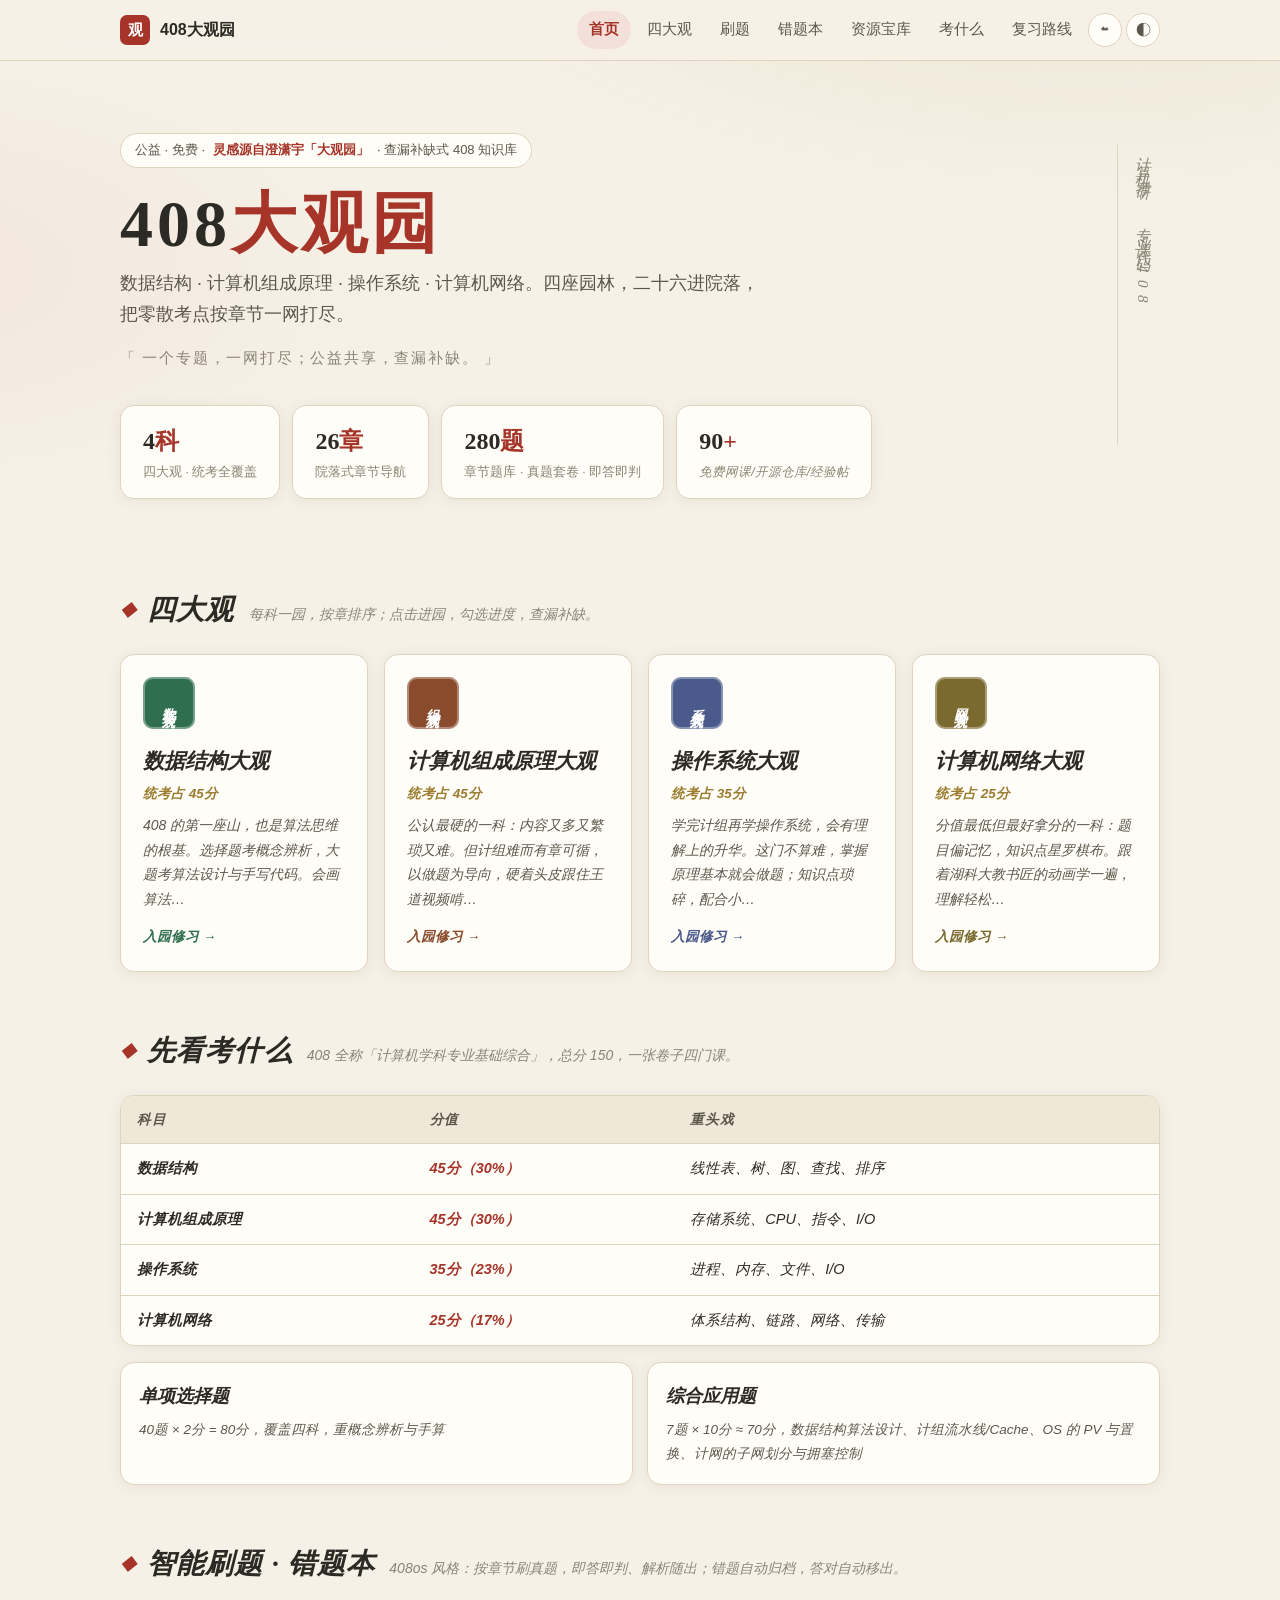
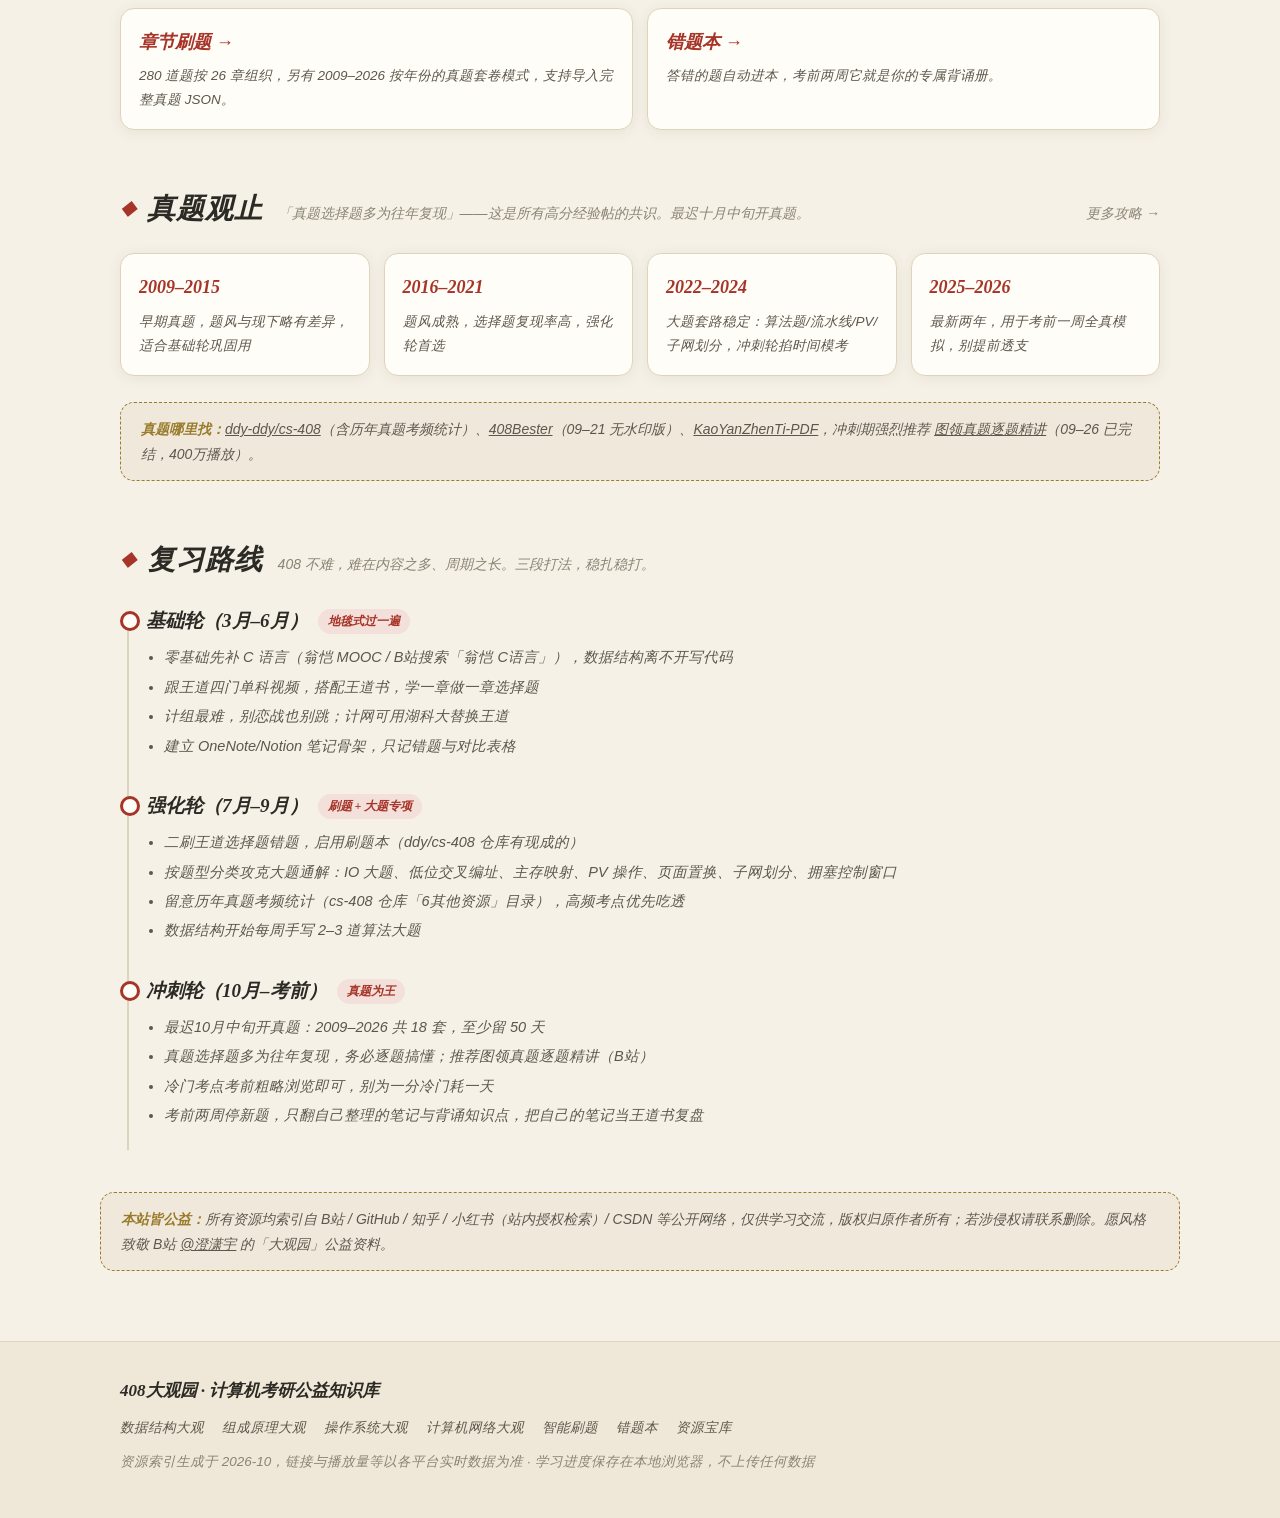
<file: index.html>
<!DOCTYPE html>
<html lang="zh-CN">
<head>
<meta charset="UTF-8">
<meta name="viewport" content="width=device-width, initial-scale=1.0">
<title>408大观园 · 计算机考研公益知识库</title>
<meta name="description" content="408大观园：一个专题，一网打尽。数据结构、组成原理、操作系统、计算机网络四大观，按章节整理考点与真题，收录全网免费网课、开源笔记与高分经验帖。">
<link rel="stylesheet" href="css/style.css">
<link rel="icon" href="data:image/svg+xml,<svg xmlns='http://www.w3.org/2000/svg' viewBox='0 0 100 100'><rect width='100' height='100' rx='18' fill='%23a63428'/><text x='50' y='68' font-size='52' text-anchor='middle' fill='white' font-family='serif' font-weight='bold'>观</text></svg>">
</head>
<body>

<header class="topbar">
  <div class="topbar-inner">
    <a class="brand" href="index.html"><span class="seal-mini serif">观</span>408大观园</a>
    <nav class="nav">
      <a href="index.html" class="active">首页</a>
      <a href="subject.html#/ds">四大观</a>
      <a href="quiz.html#/">刷题</a>
      <a href="cuoti.html">错题本</a>
      <a href="resources.html">资源宝库</a>
      <a href="#exam">考什么</a>
      <a href="#roadmap">复习路线</a>
      <button class="mode-btn" id="cloudBtn" title="云同步：备份/恢复进度">☁</button>
      <button class="mode-btn" id="modeBtn" title="切换深浅色">◐</button>
    </nav>
  </div>
</header>

<section class="hero">
  <div class="hero-badge">公益 · 免费 · <b>灵感源自澄潇宇「大观园」</b> · 查漏补缺式 408 知识库</div>
  <h1>408<span class="dgy serif">大观园</span></h1>
  <p class="sub">数据结构 · 计算机组成原理 · 操作系统 · 计算机网络。四座园林，二十六进院落，把零散考点按章节一网打尽。</p>
  <p class="motto serif">「 一个专题，一网打尽；公益共享，查漏补缺。 」</p>
  <div class="stats">
    <div class="stat"><b>4<i>科</i></b><span>四大观 · 统考全覆盖</span></div>
    <div class="stat"><b>26<i>章</i></b><span>院落式章节导航</span></div>
    <div class="stat"><b>280<i>题</i></b><span>章节题库 · 真题套卷 · 即答即判</span></div>
    <div class="stat"><b>90<i>+</b></b><span>免费网课/开源仓库/经验帖</span></div>
  </div>
  <div class="hero-side">计算机考研 · 专业课代码 408</div>
</section>

<section class="block" id="gates">
  <div class="block-head">
    <h2 class="serif">四大观</h2>
    <p>每科一园，按章排序；点击进园，勾选进度，查漏补缺。</p>
  </div>
  <div class="gate-grid" id="gateGrid"></div>
</section>

<section class="block" id="exam">
  <div class="block-head">
    <h2 class="serif">先看考什么</h2>
    <p>408 全称「计算机学科专业基础综合」，总分 150，一张卷子四门课。</p>
  </div>
  <div class="tablewrap">
    <table>
      <thead><tr><th>科目</th><th>分值</th><th>重头戏</th></tr></thead>
      <tbody id="examBody"></tbody>
    </table>
  </div>
  <div style="display:grid; grid-template-columns:repeat(auto-fit,minmax(280px,1fr)); gap:14px; margin-top:16px;" id="qtypes"></div>
</section>

<section class="block" id="quiz-entry">
  <div class="block-head">
    <h2 class="serif">智能刷题 · 错题本</h2>
    <p>408os 风格：按章节刷真题，即答即判、解析随出；错题自动归档，答对自动移出。</p>
  </div>
  <div class="exam-grid">
    <a class="exam-card" href="quiz.html#/" style="text-decoration:none"><b class="serif">章节刷题 →</b><p>280 道题按 26 章组织，另有 2009–2026 按年份的真题套卷模式，支持导入完整真题 JSON。</p></a>
    <a class="exam-card" href="cuoti.html" style="text-decoration:none"><b class="serif">错题本 →</b><p>答错的题自动进本，考前两周它就是你的专属背诵册。</p></a>
  </div>
</section>

<section class="block" id="zhenti">
  <div class="block-head">
    <h2 class="serif">真题观止</h2>
    <p>「真题选择题多为往年复现」——这是所有高分经验帖的共识。最迟十月中旬开真题。</p>
    <a class="more" href="resources.html#jingyan">更多攻略 →</a>
  </div>
  <div class="exam-grid" id="examGrid"></div>
  <div class="note"><b>真题哪里找：</b><a href="https://github.com/ddy-ddy/cs-408" target="_blank">ddy-ddy/cs-408</a>（含历年真题考频统计）、<a href="https://github.com/lanlankaoyanshan/408Bester" target="_blank">408Bester</a>（09–21 无水印版）、<a href="https://github.com/youngflysky/KaoYanZhenTi-PDF" target="_blank">KaoYanZhenTi-PDF</a>，冲刺期强烈推荐 <a href="https://www.bilibili.com/video/BV1icaxz8EXN" target="_blank">图领真题逐题精讲</a>（09–26 已完结，400万播放）。</div>
</section>

<section class="block" id="roadmap">
  <div class="block-head">
    <h2 class="serif">复习路线</h2>
    <p>408 不难，难在内容之多、周期之长。三段打法，稳扎稳打。</p>
  </div>
  <div class="timeline" id="roadmapEl"></div>
</section>

<div class="note"><b>本站皆公益：</b>所有资源均索引自 B站 / GitHub / 知乎 / 小红书（站内授权检索）/ CSDN 等公开网络，仅供学习交流，版权归原作者所有；若涉侵权请联系删除。愿风格致敬 B站 <a href="https://space.bilibili.com/6536560" target="_blank">@澄潇宇</a> 的「大观园」公益资料。</div>

<footer>
  <div class="foot-inner">
    <div class="fbrand">408大观园 · 计算机考研公益知识库</div>
    <div class="foot-links">
      <a href="subject.html#/ds">数据结构大观</a>
      <a href="subject.html#/co">组成原理大观</a>
      <a href="subject.html#/os">操作系统大观</a>
      <a href="subject.html#/cn">计算机网络大观</a>
      <a href="quiz.html#/">智能刷题</a>
      <a href="cuoti.html">错题本</a>
      <a href="resources.html">资源宝库</a>
    </div>
    <div class="disclaimer">资源索引生成于 2026-10，链接与播放量等以各平台实时数据为准 · 学习进度保存在本地浏览器，不上传任何数据</div>
  </div>
</footer>

<script src="js/data.js"></script>
<script>
  // 四大观卡片
  document.getElementById('gateGrid').innerHTML = Object.values(SUBJECTS).map(s => `
    <a class="gate-card" style="--gc:${s.color}" href="subject.html?subject=${s.key}">
      <div class="seal">${s.seal}</div>
      <h3 class="serif">${s.full}</h3>
      <div class="w">统考占 ${s.weight}</div>
      <p>${s.intro.slice(0, 46)}…</p>
      <div class="go">入园修习 →</div>
    </a>`).join('');

  // 考什么
  document.getElementById('examBody').innerHTML = EXAM_STRUCTURE.items.map(i => `
    <tr><td class="serif"><b>${i.s}</b></td><td><b class="bar">${i.w}</b></td><td>${i.n}</td></tr>`).join('');
  document.getElementById('qtypes').innerHTML = EXAM_STRUCTURE.questionTypes.map(q => `
    <div class="exam-card"><b class="serif" style="color:var(--ink)">${q.t}</b><p>${q.d}</p></div>`).join('');

  // 真题观止
  document.getElementById('examGrid').innerHTML = PAST_EXAMS.map(e => `
    <div class="exam-card"><b class="serif">${e.y}</b><p>${e.d}</p></div>`).join('');

  // 复习路线
  document.getElementById('roadmapEl').innerHTML = ROADMAP.map(r => `
    <div class="tl-item">
      <h3 class="serif">${r.phase}<span class="tag">${r.tag}</span></h3>
      <ul>${r.pts.map(p => `<li>${p}</li>`).join('')}</ul>
    </div>`).join('');
</script>
<script src="js/main.js?v=3"></script>
<script src="js/cloud.js?v=1"></script>
</body>
</html>
</file>
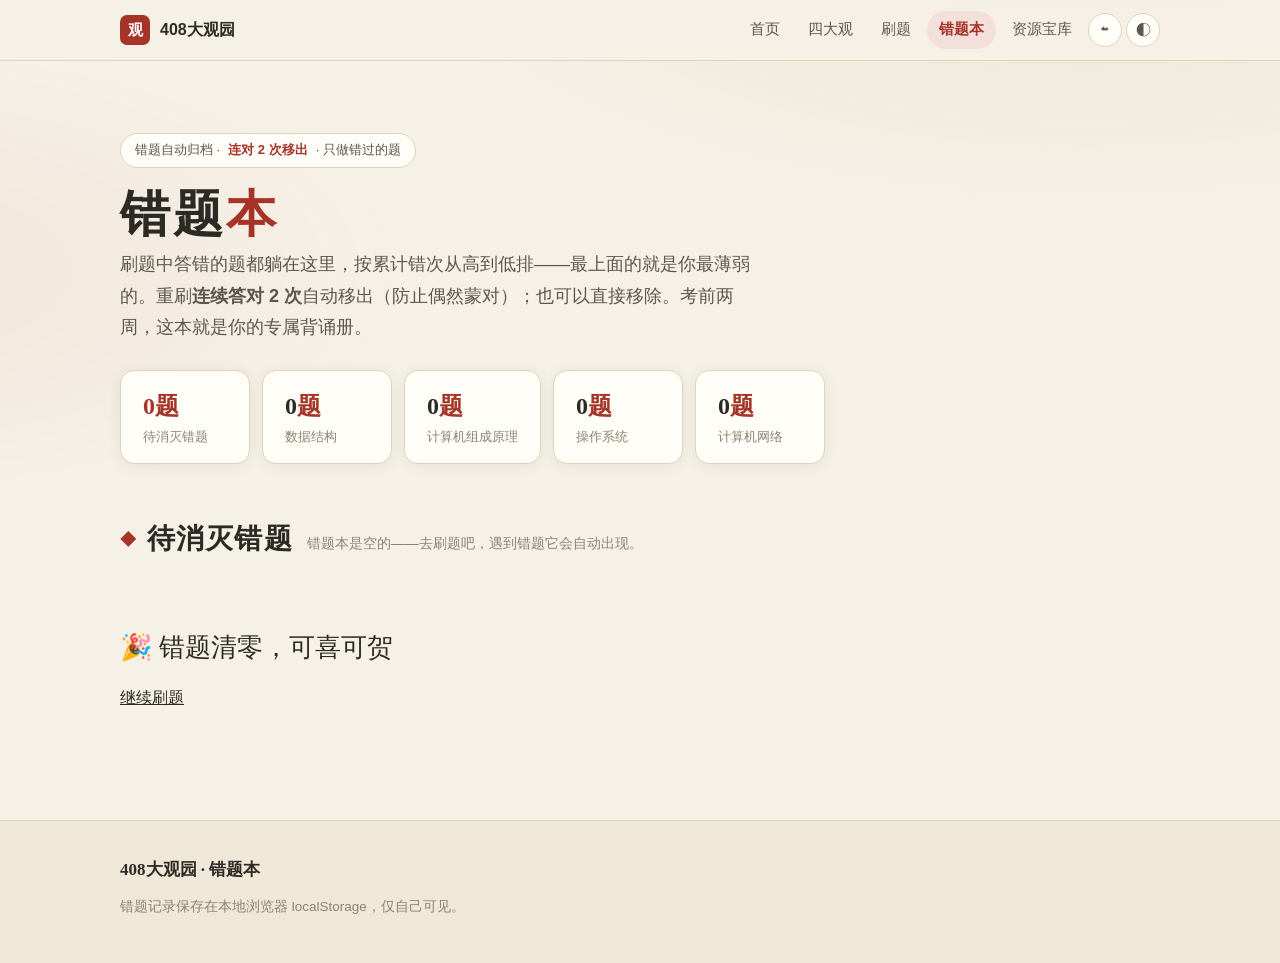
<file: cuoti.html>
<!DOCTYPE html>
<html lang="zh-CN">
<head>
<meta charset="UTF-8">
<meta name="viewport" content="width=device-width, initial-scale=1.0">
<title>错题本 · 408大观园</title>
<link rel="stylesheet" href="css/style.css">
<link rel="icon" href="data:image/svg+xml,<svg xmlns='http://www.w3.org/2000/svg' viewBox='0 0 100 100'><rect width='100' height='100' rx='18' fill='%23a63428'/><text x='50' y='68' font-size='52' text-anchor='middle' fill='white' font-family='serif' font-weight='bold'>观</text></svg>">
<style>
.wrong-q {
  background: var(--card); border: 1px solid var(--line); border-radius: var(--radius);
  padding: 22px 24px; margin-bottom: 14px; box-shadow: var(--shadow); white-space: pre-line;
}
.wrong-q .qtext { font-weight: 600; line-height: 1.9; }
.wrong-q .ansline { margin-top: 12px; font-size: 14px; color: var(--ink-2); }
.wrong-q .ansline b.you { color: var(--seal); }
.wrong-q .ansline b.key { color: var(--green); }
.wrong-q .explain {
  margin-top: 12px; border-left: 3px solid var(--gold); border-radius: 0 10px 10px 0;
  background: color-mix(in srgb, var(--gold) 10%, var(--card));
  padding: 12px 16px; font-size: 14px; color: var(--ink-2); line-height: 1.8;
}
.opt-mini { margin-top: 8px; font-size: 14px; color: var(--ink-2); line-height: 1.7; }
.wrong-q .opt-mini.right { color: var(--green); font-weight: 600; }
.wrong-q .opt-mini.wrong { color: var(--seal); font-weight: 600; }
.wbadge {
  font-size: 12px; color: var(--seal); white-space: nowrap;
  background: color-mix(in srgb, var(--seal) 10%, transparent); border-radius: 999px; padding: 3px 10px;
}
.chips { display: flex; gap: 8px; flex-wrap: wrap; margin: 16px 0 4px; }
.chip {
  border: 1px solid var(--line); background: var(--card); color: var(--ink-2);
  border-radius: 999px; padding: 5px 14px; font-size: 13px; cursor: pointer; font-family: inherit; transition: .15s;
}
.chip:hover { border-color: var(--seal); color: var(--seal); }
.chip.on { background: var(--seal); border-color: var(--seal); color: #fff; font-weight: 600; }
</style>
</head>
<body>

<header class="topbar">
  <div class="topbar-inner">
    <a class="brand" href="index.html"><span class="seal-mini serif">观</span>408大观园</a>
    <nav class="nav">
      <a href="index.html">首页</a>
      <a href="subject.html#/ds">四大观</a>
      <a href="quiz.html#/">刷题</a>
      <a href="cuoti.html" class="active">错题本</a>
      <a href="resources.html">资源宝库</a>
      <button class="mode-btn" id="cloudBtn" title="云同步：备份/恢复进度">☁</button>
      <button class="mode-btn" id="modeBtn" title="切换深浅色">◐</button>
    </nav>
  </div>
</header>

<section class="hero">
  <div class="hero-badge">错题自动归档 · <b>连对 2 次移出</b> · 只做错过的题</div>
  <h1 style="font-size:clamp(32px,5vw,50px)">错题<span class="dgy serif">本</span></h1>
  <p class="sub">刷题中答错的题都躺在这里，按累计错次从高到低排——最上面的就是你最薄弱的。重刷<b>连续答对 2 次</b>自动移出（防止偶然蒙对）；也可以直接移除。考前两周，这本就是你的专属背诵册。</p>
  <div class="stats" style="margin-top:26px" id="wrongStats"></div>
</section>

<section class="block" style="padding-top:10px">
  <div class="block-head">
    <h2 class="serif">待消灭错题</h2>
    <p id="headNote"></p>
    <a class="more" id="redoHot" href="quiz.html#/wrong/2" style="display:none">重刷高频错题（错≥2次）→</a>
    <a class="more" id="redoAll" href="quiz.html#/wrong">错题重刷模式 →</a>
  </div>
  <div class="chips" id="subChips"></div>
  <div class="chips" id="chChips" style="margin-top:8px"></div>
  <div id="wrongList"></div>
</section>

<footer>
  <div class="foot-inner">
    <div class="fbrand">408大观园 · 错题本</div>
    <div class="disclaimer">错题记录保存在本地浏览器 localStorage，仅自己可见。</div>
  </div>
</footer>

<script src="js/data.js"></script>
<script src="js/questions-ds.js"></script>
<script src="js/questions-co.js"></script>
<script src="js/questions-os.js"></script>
<script src="js/questions-cn.js"></script>
<script src="js/questions-exams.js"></script>
<script src="js/main.js?v=3"></script>
<script src="js/cloud.js?v=1"></script>
<script>
  const LETTERS = ['A', 'B', 'C', 'D'];
  const ORDER = ['ds', 'co', 'os', 'cn'];
  const byId = Object.fromEntries(allQ().map(q => [q.id, q]));
  let filter = { sub: '', ch: '' };

  const wOf = id => (qGetAns(id) || {}).w || 0;           // 累计错次
  const kOf = id => (qGetAns(id) || {}).k || 0;           // 当前连对次数
  const wrongTime = id => +(localStorage.getItem('dgy408:wrong:' + id) || 0); // 最近答错时间
  function ago(ts) {
    if (!ts) return '';
    const d = Date.now() - ts, day = 86400000;
    if (d < day) return '今天';
    if (d < 2 * day) return '昨天';
    if (d < 30 * day) return Math.floor(d / day) + ' 天前';
    return Math.floor(d / 30 / day) + ' 个月前';
  }

  function pool() { return qWrongIds().map(id => byId[id]).filter(Boolean); }
  function filtered() {
    return pool()
      .filter(q => !filter.sub || q.s === filter.sub)
      .filter(q => !filter.sub || filter.ch === '' || q.c === +filter.ch)
      .sort((a, b) => wOf(b.id) - wOf(a.id) || wrongTime(b.id) - wrongTime(a.id));
  }

  function render() {
    const all = pool();
    const hotN = all.filter(q => wOf(q.id) >= 2).length;
    document.getElementById('wrongStats').innerHTML = `
      <div class="stat"><b style="color:var(--seal)">${all.length}<i>题</i></b><span>待消灭错题</span></div>
      ${ORDER.map(k => `
        <div class="stat"><b>${all.filter(q => q.s === k).length}<i>题</i></b><span>${SUBJECTS[k].name}</span></div>`).join('')}`;
    document.getElementById('headNote').textContent = all.length
      ? '按累计错次排序；重刷连对 2 次自动移出，也可手动移除。'
      : '错题本是空的——去刷题吧，遇到错题它会自动出现。';
    document.getElementById('redoAll').style.display = all.length ? '' : 'none';
    document.getElementById('redoHot').style.display = hotN ? '' : 'none';

    // 筛选 chips：科目 + 章节（章节在选定科目后出现）
    const subEl = document.getElementById('subChips');
    const chEl = document.getElementById('chChips');
    subEl.innerHTML = all.length ? `
      <button class="chip ${!filter.sub ? 'on' : ''}" data-sub="">全部</button>
      ${ORDER.filter(k => all.some(q => q.s === k)).map(k => `
        <button class="chip ${filter.sub === k ? 'on' : ''}" data-sub="${k}">${SUBJECTS[k].name}</button>`).join('')}` : '';
    if (filter.sub && all.some(q => q.s === filter.sub)) {
      const chs = [...new Set(all.filter(q => q.s === filter.sub).map(q => q.c))].sort((a, b) => a - b);
      chEl.innerHTML = `
        <button class="chip ${filter.ch === '' ? 'on' : ''}" data-ch="">全部章节</button>
        ${chs.map(c => `
          <button class="chip ${filter.ch !== '' && +filter.ch === c ? 'on' : ''}" data-ch="${c}">${SUBJECTS[filter.sub].chapters[c] ? SUBJECTS[filter.sub].chapters[c].t : '第' + (c + 1) + '章'}</button>`).join('')}`;
    } else chEl.innerHTML = '';

    const el = document.getElementById('wrongList');
    if (!all.length) {
      el.innerHTML = `
        <div class="done-panel" style="padding:30px 0">
          <div class="serif" style="font-size:26px">🎉 错题清零，可喜可贺</div>
          <a class="btn primary" style="margin-top:14px;display:inline-block" href="quiz.html#/">继续刷题</a>
        </div>`;
      return;
    }
    const list = filtered();
    if (!list.length) {
      el.innerHTML = '<p class="mini" style="padding:20px 0">该筛选下没有错题。</p>';
      return;
    }
    const groups = filter.sub ? [filter.sub] : ORDER.filter(k => list.some(q => q.s === k));
    el.innerHTML = groups.map(k => {
      const glist = list.filter(q => q.s === k);
      if (!glist.length) return '';
      const S = SUBJECTS[k];
      return `
        <div class="block-head" style="margin-top:26px">
          <h2 class="serif" style="font-size:22px">${S.name}</h2>
          <span class="mini">${glist.length} 题 · 平均错 ${(glist.reduce((a, q) => a + wOf(q.id), 0) / glist.length).toFixed(1)} 次</span>
        </div>
        ${glist.map(q => card(q, S)).join('')}`;
    }).join('');
  }

  function card(q, S) {
    const w = wOf(q.id), k = kOf(q.id), wt = wrongTime(q.id);
    const rec = qGetAns(q.id);
    return `
      <div class="wrong-q">
        <div class="q-meta" style="display:flex;gap:10px;align-items:center;margin-bottom:10px;flex-wrap:wrap">
          <span class="badge ${q.y === '经典' ? 'mid' : ''}" style="background:color-mix(in srgb, var(--gold) 15%, transparent);color:var(--gold)">${q.y === '经典' ? '经典题' : q.y + '真题'}</span>
          <span class="badge type">${S.chapters[q.c] ? S.chapters[q.c].t : ''}</span>
          <span class="wbadge">✗ 累计错 ${w} 次${w >= 2 ? ' · 高频' : ''}</span>
          <span class="mini">最近错于 ${ago(wt)}</span>
          <span style="flex:1"></span>
          <button class="btn" data-remove="${q.id}">移出错题本</button>
        </div>
        <div class="qtext">${q.q}</div>
        <div>${q.o.map((o, oi) => `<div class="opt-mini ${oi === q.a ? 'right' : (rec && oi === rec.pick && !rec.ok ? 'wrong' : '')}"><b>${LETTERS[oi]}.</b> ${o}${oi === q.a ? ' ✓' : ''}</div>`).join('')}</div>
        <div class="ansline">你的答案：<b class="you">${rec ? LETTERS[rec.pick] : '未答'}</b>　正确答案：<b class="key">${LETTERS[q.a]}</b>　移出进度：<b>${k >= 2 ? '已达标准' : '还需连对 ' + (2 - k) + ' 次'}</b></div>
        <div class="explain">${q.e}</div>
      </div>`;
  }

  document.getElementById('subChips').addEventListener('click', e => {
    const b = e.target.closest('[data-sub]');
    if (!b) return;
    filter = { sub: b.dataset.sub, ch: '' };
    render();
  });
  document.getElementById('chChips').addEventListener('click', e => {
    const b = e.target.closest('[data-ch]');
    if (!b) return;
    filter.ch = b.dataset.ch;
    render();
  });
  document.getElementById('wrongList').addEventListener('click', e => {
    const b = e.target.closest('[data-remove]');
    if (!b) return;
    qRemoveWrong(b.dataset.remove);
    render();
  });

  render();
</script>
</body>
</html>
</file>
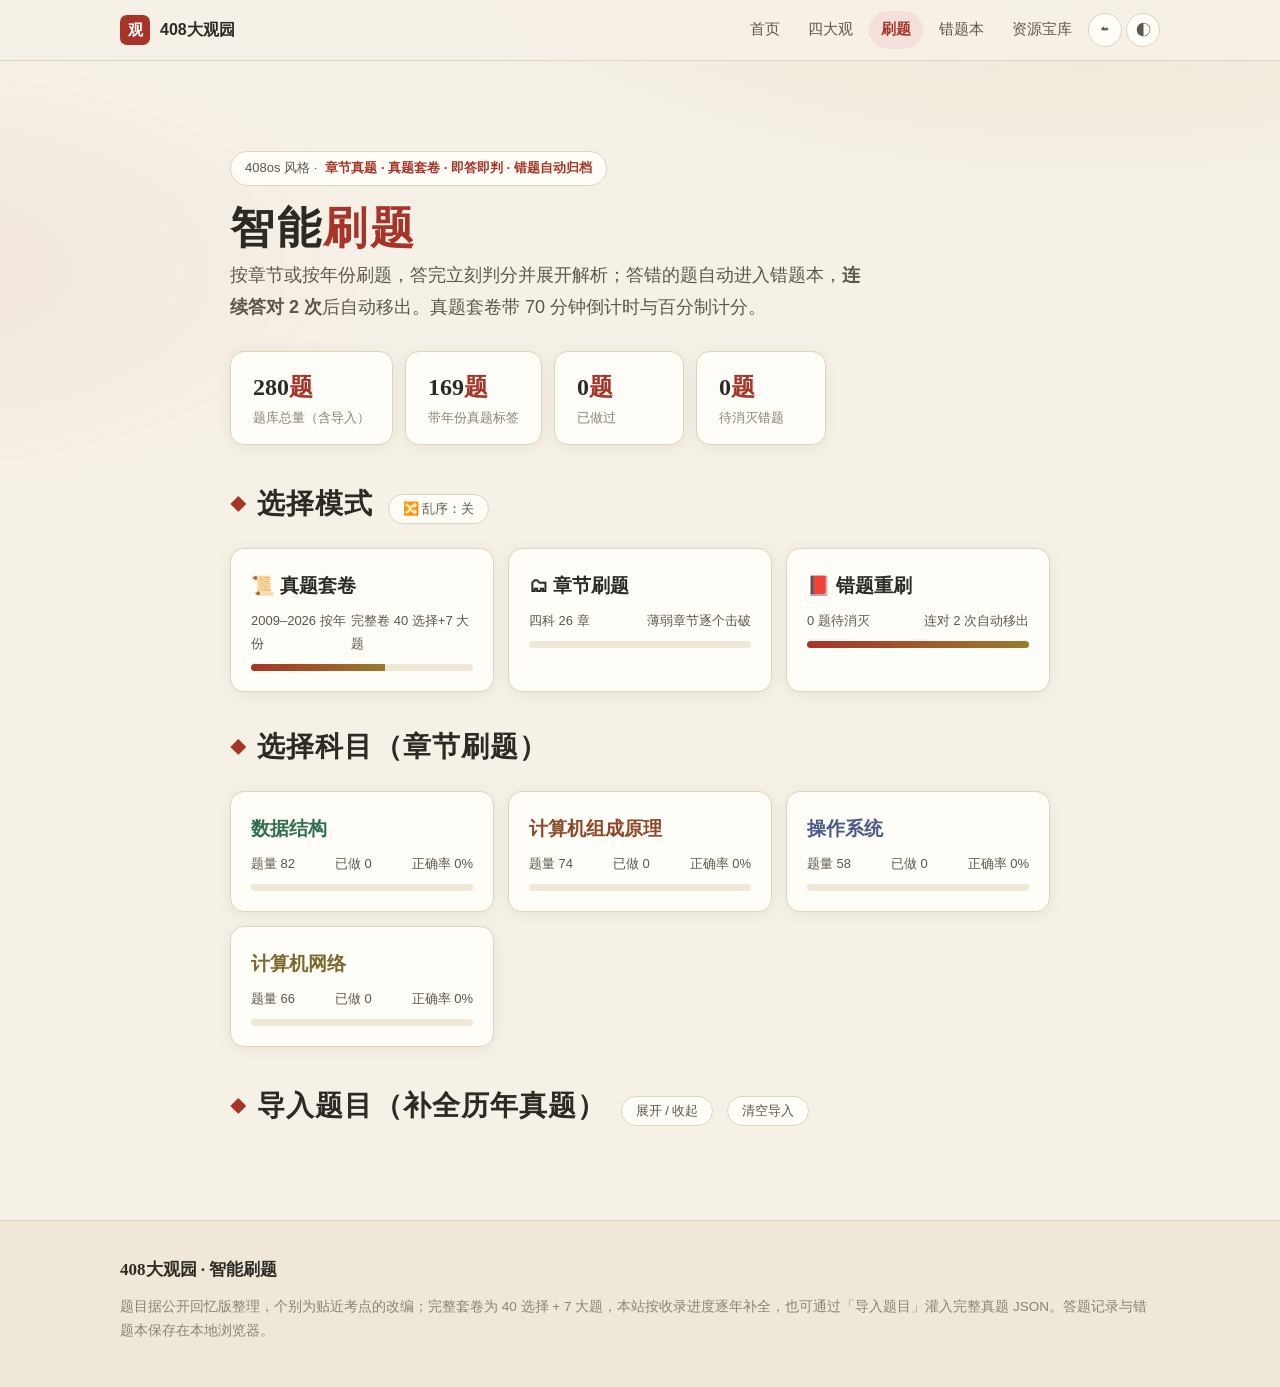
<file: quiz.html>
<!DOCTYPE html>
<html lang="zh-CN">
<head>
<meta charset="UTF-8">
<meta name="viewport" content="width=device-width, initial-scale=1.0">
<title>智能刷题 · 408大观园</title>
<link rel="stylesheet" href="css/style.css">
<link rel="icon" href="data:image/svg+xml,<svg xmlns='http://www.w3.org/2000/svg' viewBox='0 0 100 100'><rect width='100' height='100' rx='18' fill='%23a63428'/><text x='50' y='68' font-size='52' text-anchor='middle' fill='white' font-family='serif' font-weight='bold'>观</text></svg>">
<style>
.runner { max-width: 860px; margin: 0 auto; padding: 34px 20px 70px; }
.q-meta { display: flex; gap: 10px; align-items: center; flex-wrap: wrap; margin-bottom: 14px; }
.q-meta .badge.year { background: color-mix(in srgb, var(--gold) 15%, transparent); color: var(--gold); }
.q-card {
  background: var(--card); border: 1px solid var(--line); border-radius: var(--radius);
  padding: 26px 28px; box-shadow: var(--shadow); white-space: pre-line;
}
.q-card .qtext { font-size: 17px; font-weight: 600; line-height: 1.9; }
.opt {
  display: flex; gap: 12px; align-items: flex-start; width: 100%; text-align: left;
  margin-top: 12px; padding: 13px 16px; border-radius: 12px; cursor: pointer;
  border: 1.5px solid var(--line); background: var(--paper-2); color: var(--ink);
  font-size: 15px; line-height: 1.7; transition: .15s; font-family: inherit;
}
.opt .tag { flex: none; width: 24px; height: 24px; border-radius: 50%; display: grid; place-items: center; font-size: 13px; font-weight: 700; background: var(--card); border: 1px solid var(--line); }
.opt:hover:not(:disabled) { border-color: var(--ink-3); }
.opt:disabled { cursor: default; opacity: .85; }
.opt.right { border-color: var(--green); background: color-mix(in srgb, var(--green) 12%, var(--card)); }
.opt.wrong { border-color: var(--seal); background: color-mix(in srgb, var(--seal) 12%, var(--card)); }
.explain {
  margin-top: 16px; border-left: 3px solid var(--seal); border-radius: 0 10px 10px 0;
  background: var(--seal-soft); padding: 12px 16px; font-size: 14.5px; color: var(--ink-2); line-height: 1.8;
  display: none;
}
.explain b { color: var(--seal); }
.runner-bar { display: flex; align-items: center; gap: 12px; margin-top: 20px; flex-wrap: wrap; }
.runner-bar .grow { flex: 1; }
.btn {
  border: 1px solid var(--line); background: var(--card); color: var(--ink-2);
  border-radius: 999px; padding: 8px 20px; font-size: 14px; cursor: pointer; text-decoration: none; transition: .15s;
}
.btn:hover { border-color: var(--seal); color: var(--seal); }
.btn.primary { background: var(--seal); border-color: var(--seal); color: #fff; font-weight: 600; }
.btn.primary:hover { filter: brightness(1.08); color: #fff; }
.btn:disabled { opacity: .4; cursor: default; }
.btn.small { padding: 5px 14px; font-size: 13px; }
.qprogress { height: 8px; background: var(--paper-2); border-radius: 99px; overflow: hidden; margin: 22px 0 8px; }
.qprogress i { display: block; height: 100%; background: linear-gradient(90deg, var(--seal), var(--gold)); transition: .3s; }
.qstats { font-size: 13px; color: var(--ink-3); display: flex; gap: 18px; flex-wrap: wrap; }
.toast {
  position: fixed; bottom: 26px; left: 50%; transform: translateX(-50%) translateY(20px);
  background: var(--ink); color: var(--paper); border-radius: 999px; padding: 9px 22px; font-size: 14px;
  opacity: 0; pointer-events: none; transition: .25s; z-index: 99;
}
.toast.show { opacity: 1; transform: translateX(-50%) translateY(0); }
.done-panel { text-align: center; padding: 40px 20px; }
.done-panel .score { font-family: "Noto Serif SC", serif; font-size: 46px; font-weight: 900; color: var(--seal); }
.list-row {
  display: flex; align-items: center; gap: 14px; flex-wrap: wrap;
  background: var(--card); border: 1px solid var(--line); border-radius: var(--radius);
  padding: 16px 20px; margin-bottom: 12px; box-shadow: var(--shadow);
}
.list-row h3 { font-family: "Noto Serif SC", serif; font-size: 17px; flex: 1; min-width: 180px; }
.mini { font-size: 12.5px; color: var(--ink-3); }
.overview-grid { display: grid; grid-template-columns: repeat(auto-fit, minmax(220px, 1fr)); gap: 14px; }
.ov-card { background: var(--card); border: 1px solid var(--line); border-radius: var(--radius); padding: 20px; box-shadow: var(--shadow); text-decoration: none; display: block; transition: .18s; }
.ov-card:hover { transform: translateY(-2px); border-color: var(--gc, var(--seal)); }
.ov-card h3 { font-family: "Noto Serif SC", serif; font-size: 19px; }
.ov-card .row { display: flex; justify-content: space-between; font-size: 13px; color: var(--ink-2); margin-top: 8px; }
.ov-card .bar { height: 7px; background: var(--paper-2); border-radius: 99px; overflow: hidden; margin-top: 8px; }
.ov-card .bar i { display: block; height: 100%; background: linear-gradient(90deg, var(--seal), var(--gold)); }
.import-box {
  background: var(--card); border: 1px dashed var(--gold); border-radius: var(--radius);
  padding: 18px 20px; margin-top: 14px; display: none;
}
.import-box.open { display: block; }
.import-box textarea {
  width: 100%; min-height: 130px; margin: 10px 0; padding: 12px; border-radius: 10px;
  border: 1px solid var(--line); background: var(--paper); color: var(--ink);
  font-family: Consolas, monospace; font-size: 12.5px; resize: vertical;
}
.mode-cards { display: grid; grid-template-columns: repeat(auto-fit, minmax(230px, 1fr)); gap: 14px; }
</style>
</head>
<body>

<header class="topbar">
  <div class="topbar-inner">
    <a class="brand" href="index.html"><span class="seal-mini serif">观</span>408大观园</a>
    <nav class="nav">
      <a href="index.html">首页</a>
      <a href="subject.html#/ds">四大观</a>
      <a href="quiz.html#/" class="active">刷题</a>
      <a href="cuoti.html">错题本</a>
      <a href="resources.html">资源宝库</a>
      <button class="mode-btn" id="cloudBtn" title="云同步：备份/恢复进度">☁</button>
      <button class="mode-btn" id="modeBtn" title="切换深浅色">◐</button>
    </nav>
  </div>
</header>

<div class="runner" id="app"></div>
<div class="toast" id="toast"></div>

<footer style="margin-top:0">
  <div class="foot-inner">
    <div class="fbrand">408大观园 · 智能刷题</div>
    <div class="disclaimer">题目据公开回忆版整理，个别为贴近考点的改编；完整套卷为 40 选择 + 7 大题，本站按收录进度逐年补全，也可通过「导入题目」灌入完整真题 JSON。答题记录与错题本保存在本地浏览器。</div>
  </div>
</footer>

<script src="js/data.js"></script>
<script src="js/questions-ds.js"></script>
<script src="js/questions-co.js"></script>
<script src="js/questions-os.js"></script>
<script src="js/questions-cn.js"></script>
<script src="js/questions-exams.js"></script>
<script src="js/main.js?v=3"></script>
<script src="js/cloud.js?v=1"></script>
<script>
  const ORDER = ['ds', 'co', 'os', 'cn'];
  const YEARS = Array.from({ length: 2026 - 2009 + 1 }, (_, i) => 2009 + i);
  const LETTERS = ['A', 'B', 'C', 'D'];
  const EXAM_MS = 70 * 60 * 1000; // 套卷考试模式：70 分钟（408 选择题部分合理时长）
  const app = document.getElementById('app');
  let session = null;
  let examTimer = null;

  const shuffleOn = () => localStorage.getItem('dgy408:shuffle') === '1';
  function shuffled(list) {
    const a = list.slice();
    for (let i = a.length - 1; i > 0; i--) {
      const j = Math.floor(Math.random() * (i + 1));
      [a[i], a[j]] = [a[j], a[i]];
    }
    return a;
  }
  function shuffleToggleBtn() {
    return `<button class="btn small" id="shufBtn">${shuffleOn() ? '🔀 乱序：开' : '🔀 乱序：关'}</button>`;
  }
  function bindShuffle(rerender) {
    const b = document.getElementById('shufBtn');
    if (b) b.onclick = () => {
      localStorage.setItem('dgy408:shuffle', shuffleOn() ? '0' : '1');
      rerender();
    };
  }

  function toast(msg) {
    const t = document.getElementById('toast');
    t.textContent = msg; t.classList.add('show');
    clearTimeout(t._h); t._h = setTimeout(() => t.classList.remove('show'), 1800);
  }
  const yTag = q => q.custom ? '导入题' : (q.y && q.y !== '经典' ? q.y + '真题' : '经典题');

  // ---------- 路由 ----------
  onRoute(() => {
    if (examTimer) { clearInterval(examTimer); examTimer = null; }
    const p = routePath();
    if (p[0] === 'wrong') {
      const min = +p[1] >= 2 ? +p[1] : 1; // #/wrong/2 → 只重刷错 ≥2 次的高频错题
      const list = qWrongIds().map(id => allQ().find(q => q.id === id)).filter(Boolean)
        .filter(q => min <= 1 || ((qGetAns(q.id) || {}).w || 0) >= min)
        .sort((a, b) => (((qGetAns(b.id) || {}).w || 0) - ((qGetAns(a.id) || {}).w || 0)) ||
                        ((qGetAns(b.id) || {}).t || 0) - ((qGetAns(a.id) || {}).t || 0));
      return runQuiz(list, min > 1 ? `高频错题（错 ≥${min} 次）` : '错题重刷');
    }
    if (p[0] === 'papers') return renderPapers();
    if (p[0] === 'paper' && p[1]) {
      const list = allQ().filter(q => q.y && q.y !== '经典' && q.y === p[1]);
      return runQuiz(list, p[1] + ' 年真题卷', { exam: true });
    }
    if (p[0] === 'subpaper' && p[1]) {
      const list = allQ().filter(q => q.s === p[1] && q.y && q.y !== '经典');
      return runQuiz(list, SUBJECTS[p[1]].name + ' · 历年真题合集');
    }
    if (ORDER.includes(p[0])) {
      if (p[1] && /^ch\d+$/.test(p[1])) {
        const ch = +p[1].slice(2);
        const list = allQ().filter(q => q.s === p[0] && q.c === ch);
        return runQuiz(list, SUBJECTS[p[0]].name + ' · ' + (SUBJECTS[p[0]].chapters[ch] || { t: '第' + (ch + 1) + '章' }).t);
      }
      return renderChapters(p[0]);
    }
    renderOverview();
  });

  // ---------- 总览 ----------
  function renderOverview() {
    document.title = '智能刷题 · 408大观园';
    const Q = allQ();
    const done = Q.filter(q => qAnswered(q.id)).length;
    const wrongN = qWrongIds().length;
    const yearTagged = Q.filter(q => q.y && q.y !== '经典').length;
    app.innerHTML = `
      <section class="hero" style="padding:56px 0 6px">
        <div class="hero-badge">408os 风格 · <b>章节真题 · 真题套卷 · 即答即判 · 错题自动归档</b></div>
        <h1 style="font-size:clamp(30px,4.5vw,44px)">智能<span class="dgy serif">刷题</span></h1>
        <p class="sub">按章节或按年份刷题，答完立刻判分并展开解析；答错的题自动进入错题本，<b>连续答对 2 次</b>后自动移出。真题套卷带 70 分钟倒计时与百分制计分。</p>
      </section>
      <div class="stats" style="margin-top:22px">
        <div class="stat"><b>${Q.length}<i>题</i></b><span>题库总量（含导入）</span></div>
        <div class="stat"><b>${yearTagged}<i>题</i></b><span>带年份真题标签</span></div>
        <div class="stat"><b>${done}<i>题</i></b><span>已做过</span></div>
        <div class="stat"><b>${wrongN}<i>题</i></b><span>待消灭错题</span></div>
      </div>
      <section style="padding-top:34px">
        <div class="block-head"><h2 class="serif">选择模式</h2>${shuffleToggleBtn()}</div>
        <div class="mode-cards">
          <a class="ov-card" style="--gc:var(--seal)" href="quiz.html#/papers">
            <h3 class="serif">📜 真题套卷</h3>
            <div class="row"><span>2009–2026 按年份</span><span>完整卷 40 选择+7 大题</span></div>
            <div class="bar"><i style="width:${yearTagged / Q.length * 100}%"></i></div>
          </a>
          <a class="ov-card" style="--gc:var(--gold)" href="quiz.html#/ds">
            <h3 class="serif">🗂 章节刷题</h3>
            <div class="row"><span>四科 26 章</span><span>薄弱章节逐个击破</span></div>
            <div class="bar"><i style="width:${done / Q.length * 100}%"></i></div>
          </a>
          <a class="ov-card" style="--gc:var(--green)" href="quiz.html#/wrong">
            <h3 class="serif">📕 错题重刷</h3>
            <div class="row"><span>${wrongN} 题待消灭</span><span>连对 2 次自动移出</span></div>
            <div class="bar"><i style="width:${wrongN ? 100 - wrongN / Math.max(done, 1) * 100 : 100}%"></i></div>
          </a>
        </div>
        <div class="block-head" style="margin-top:30px"><h2 class="serif">选择科目（章节刷题）</h2></div>
        <div class="overview-grid">
          ${ORDER.map(k => {
            const S = SUBJECTS[k];
            const qs = Q.filter(q => q.s === k);
            const dn = qs.filter(q => qAnswered(q.id)).length;
            const ok = qs.filter(q => { const a = qGetAns(q.id); return a && a.ok; }).length;
            const rate = dn ? Math.round(ok / dn * 100) : 0;
            return `
            <a class="ov-card" style="--gc:${S.color}" href="quiz.html#/${k}">
              <h3 class="serif" style="color:${S.color}">${S.name}</h3>
              <div class="row"><span>题量 ${qs.length}</span><span>已做 ${dn}</span><span>正确率 ${rate}%</span></div>
              <div class="bar"><i style="width:${dn / qs.length * 100}%"></i></div>
            </a>`;
          }).join('')}
        </div>

        <div class="block-head" style="margin-top:34px"><h2 class="serif">导入题目（补全历年真题）</h2>
          <button class="btn small" id="impToggle">展开 / 收起</button>
          <button class="btn small" id="impClear">清空导入</button>
        </div>
        <div class="import-box" id="impBox">
          <p style="font-size:13.5px;color:var(--ink-2)">粘贴 JSON 数组即可把完整真题灌进题库（保存在本地浏览器，与内置 ${QUIZ_BANK.length} 题合并使用、参与套卷与错题本）。字段：<code>s</code>(ds/co/os/cn) <code>c</code>(章节序号0起) <code>y</code>(年份) <code>q</code> 题干 <code>o</code> 四选项 <code>a</code> 正确下标 <code>e</code> 解析。示例：</p>
          <textarea id="impText" placeholder='[{"s":"cn","c":3,"y":"2019","q":"题干……","o":["A","B","C","D"],"a":1,"e":"解析……"}]'></textarea>
          <div style="display:flex;gap:10px;align-items:center;flex-wrap:wrap">
            <button class="btn primary" id="impBtn">导入</button>
            <span class="mini">当前已导入 ${customQs().length} 题</span>
          </div>
        </div>
      </section>`;

    document.getElementById('impToggle').onclick = () => document.getElementById('impBox').classList.toggle('open');
    document.getElementById('impClear').onclick = () => {
      if (!customQs().length) return toast('当前没有导入题');
      customSave([]); toast('已清空导入题目'); renderOverview();
    };
    document.getElementById('impBtn').onclick = doImport;
    bindShuffle(renderOverview);
  }

  function doImport() {
    let arr;
    try { arr = JSON.parse(document.getElementById('impText').value); }
    catch (e) { return toast('JSON 解析失败：' + e.message.slice(0, 40)); }
    if (!Array.isArray(arr)) return toast('需要 JSON 数组，如 [ {...}, {...} ]');
    const ok = [], errs = [];
    const base = customQs();
    arr.forEach((q, i) => {
      if (!ORDER.includes(q.s)) return errs.push(`第${i + 1}题 s 需为 ds/co/os/cn`);
      const S = SUBJECTS[q.s];
      if (!Number.isInteger(q.c) || q.c < 0 || q.c >= S.chapters.length) return errs.push(`第${i + 1}题 c 章节序号无效`);
      if (!q.q || !Array.isArray(q.o) || q.o.length !== 4 || !Number.isInteger(q.a) || q.a < 0 || q.a > 3)
        return errs.push(`第${i + 1}题 需要 q / o(4项) / a(0-3)`);
      ok.push({
        id: q.id || 'cus-' + Date.now() + '-' + i,
        s: q.s, c: q.c, y: String(q.y || '经典'), custom: true,
        q: String(q.q), o: q.o.map(String), a: q.a, e: String(q.e || '')
      });
    });
    customSave(base.concat(ok));
    document.getElementById('impText').value = '';
    toast(`成功导入 ${ok.length} 题` + (errs.length ? `，${errs.length} 题格式有误被跳过` : ''));
    if (errs.length) console.warn('导入错误明细：', errs);
    renderOverview();
  }

  // ---------- 真题套卷 ----------
  function renderPapers() {
    document.title = '真题套卷 · 408大观园';
    const rows = YEARS.map(y => {
      const list = allQ().filter(q => q.y && q.y !== '经典' && q.y === String(y));
      const dn = list.filter(q => qAnswered(q.id)).length;
      const ok = list.filter(q => { const a = qGetAns(q.id); return a && a.ok; }).length;
      const rate = dn ? Math.round(ok / dn * 100) : 0;
      return `
        <div class="list-row" style="${list.length ? '' : 'opacity:.55'}">
          <h3 class="serif">${y} 年真题</h3>
          <span class="mini">${list.length ? `收录 ${list.length} 题 · 限时 70 分钟` : '暂未收录'}</span>
          ${list.length ? `<span class="mini">已做 ${dn}</span><span class="mini">正确率 ${rate}%</span>
            <a class="btn primary" href="quiz.html#/paper/${y}">${dn ? '继续刷' : '开卷'}</a>`
            : `<span class="mini">可用「导入题目」灌入该年完整卷</span>`}
        </div>`;
    }).join('');
    const subRows = ORDER.map(k => {
      const S = SUBJECTS[k];
      const list = allQ().filter(q => q.s === k && q.y && q.y !== '经典');
      if (!list.length) return '';
      const dn = list.filter(q => qAnswered(q.id)).length;
      return `
        <div class="list-row">
          <h3 class="serif" style="color:${S.color}">${S.name} · 历年真题合集</h3>
          <span class="mini">收录 ${list.length} 题</span>
          <span class="mini">已做 ${dn}</span>
          <a class="btn primary" href="quiz.html#/subpaper/${k}">${dn ? '继续刷' : '开刷'}</a>
        </div>`;
    }).join('');
    app.innerHTML = `
      <section class="hero" style="padding:48px 0 6px">
        <div class="hero-badge">2009–2026 · <b>按年份开卷</b> · 70 分钟倒计时 · 每题 2 分</div>
        <h1 style="font-size:clamp(28px,4vw,40px)">真题<span class="dgy serif">套卷</span></h1>
        <p class="sub">年份卷为考试模式：倒计时结束自动交卷，按选择题每题 2 分计分。带年份标签的题进入对应年份卷；想刷完整卷，用总览页「导入题目」灌入真题 JSON 即可。</p>
      </section>
      <section style="padding-top:22px">${rows}
        <div class="block-head" style="margin-top:30px"><h2 class="serif">单科真题合集</h2>${shuffleToggleBtn()}</div>
        <p class="mini" style="margin:-6px 0 14px">把该科所有带年份标签的真题串成一套，不计时、支持乱序，适合按科专项突破。</p>
        ${subRows || '<p class="mini">暂无带年份标签的真题。</p>'}
        <div style="margin-top:22px"><a class="btn" href="quiz.html#/">← 返回总览</a></div>
      </section>`;
    bindShuffle(renderPapers);
  }

  // ---------- 章节列表 ----------
  function renderChapters(sub) {
    const S = SUBJECTS[sub];
    document.title = S.name + '刷题 · 408大观园';
    app.innerHTML = `
      <section class="hero" style="padding:48px 0 6px">
        <div class="hero-badge">按章节刷题 · 点击任意章节开始</div>
        <h1 style="font-size:clamp(28px,4vw,40px)"><span class="dgy serif">${S.full}</span> · 刷题</h1>
      </section>
      <section style="padding-top:24px">
        <div style="text-align:right">${shuffleToggleBtn()}</div>
        ${S.chapters.map((c, i) => {
          const qs = allQ().filter(q => q.s === sub && q.c === i);
          const dn = qs.filter(q => qAnswered(q.id)).length;
          const ok = qs.filter(q => { const a = qGetAns(q.id); return a && a.ok; }).length;
          const rate = dn ? Math.round(ok / dn * 100) : 0;
          return `
          <div class="list-row">
            <h3 class="serif">${c.t}</h3>
            <span class="mini">题量 ${qs.length}</span>
            <span class="mini">已做 ${dn}</span>
            <span class="mini">正确率 ${rate}%</span>
            <a class="btn primary" href="quiz.html#/${sub}/ch${i}">${dn ? '继续刷' : '开始刷'}</a>
          </div>`;
        }).join('')}
        <a class="btn" href="quiz.html#/">← 返回科目总览</a>
      </section>`;
    bindShuffle(() => renderChapters(sub));
  }

  // ---------- 答题 ----------
  function runQuiz(list, title, opt = {}) {
    if (!list.length) {
      app.innerHTML = `
        <div class="done-panel">
          <div class="serif" style="font-size:22px;margin-bottom:10px">${title}</div>
          <p style="color:var(--ink-2)">这里没有题可刷：可能是还没做过题，或者错题本已经清空。🎉</p>
          <div style="margin-top:18px;display:flex;gap:10px;justify-content:center;flex-wrap:wrap">
            <a class="btn primary" href="quiz.html#/">去刷题</a>
            <a class="btn" href="quiz.html#/papers">真题套卷</a>
            <a class="btn" href="cuoti.html">错题本</a>
          </div>
        </div>`;
      return;
    }
    if (shuffleOn()) list = shuffled(list);
    session = { list, i: 0, right: 0, wrong: [], title, exam: !!opt.exam, endAt: opt.exam ? Date.now() + EXAM_MS : 0, timeout: false, picks: {} };
    renderQuestion();
    startExamTimer();
  }

  // 套卷考试模式倒计时（基于绝对时间，切题不重置；到时自动交卷）
  function startExamTimer() {
    if (examTimer) { clearInterval(examTimer); examTimer = null; }
    if (!session || !session.exam) return;
    const tick = () => {
      if (!session || !session.exam) return;
      const el = document.getElementById('examTimer');
      if (!el) return;
      const left = session.endAt - Date.now();
      if (left <= 0) {
        el.textContent = '⏳ 时间到';
        clearInterval(examTimer); examTimer = null;
        session.timeout = true;
        toast('考试时间到，自动交卷');
        renderDone(true);
        return;
      }
      const m = Math.floor(left / 60000), s = Math.floor(left % 60000 / 1000);
      el.textContent = `⏳ 剩余 ${String(m).padStart(2, '0')}:${String(s).padStart(2, '0')}`;
      el.style.color = left < 5 * 60000 ? 'var(--seal)' : '';
    };
    tick();
    examTimer = setInterval(tick, 1000);
  }

  function renderQuestion() {
    const q = session.list[session.i];
    const S = SUBJECTS[q.s];
    const chName = S.chapters[q.c] ? S.chapters[q.c].t : '';
    const mine = session.picks[q.id]; // 本会话作答记录；有历史记录但本会话未答的题仍可重答
    const optsHtml = q.o.map((o, oi) => {
      let cls = 'opt';
      if (mine) {
        if (oi === q.a) cls += ' right';
        else if (oi === mine.pick) cls += ' wrong';
      }
      return `<button class="${cls}" data-oi="${oi}"><span class="tag">${LETTERS[oi]}</span><span>${o}</span></button>`;
    }).join('');

    app.innerHTML = `
      <div style="display:flex;align-items:baseline;gap:12px;flex-wrap:wrap;padding-top:26px">
        <a class="btn" href="quiz.html#/${q.s}">← ${session.title}</a>
        <span class="mini">${S.name} · ${chName}</span>
      </div>
      <div class="qprogress"><i style="width:${(session.i) / session.list.length * 100}%"></i></div>
      <div class="qstats" style="margin-bottom:14px">
        <span>第 ${session.i + 1} / ${session.list.length} 题</span>
        ${session.exam ? '<span id="examTimer"></span>' : ''}
        <span style="color:var(--green)">本组答对 ${session.right}</span>
        <span style="color:var(--seal)">答错 ${session.wrong.length}</span>
      </div>
      <div class="q-card">
        <div class="q-meta">
          <span class="badge ${(!q.y || q.y === '经典') ? 'mid' : 'year'}">${yTag(q)}</span>
          <span class="badge type">${S.name}</span>
        </div>
        <div class="qtext">${q.q}</div>
        <div class="opts">${optsHtml}</div>
        <div class="explain" id="explain"></div>
      </div>
      <div class="runner-bar">
        <button class="btn" id="prevBtn" ${session.i === 0 ? 'disabled' : ''}>上一题</button>
        <div class="grow"></div>
        ${session.i === session.list.length - 1
          ? '<button class="btn primary" id="finishBtn">交卷看成绩</button>'
          : '<button class="btn primary" id="nextBtn">下一题 →</button>'}
      </div>`;

    const optsEl = app.querySelector('.opts');
    const explain = app.querySelector('#explain');
    let locked = !!mine;
    if (mine) showExplain(mine, q);

    optsEl.addEventListener('click', e => {
      const b = e.target.closest('.opt');
      if (!b || locked) return;
      locked = true;
      const pick = +b.dataset.oi;
      const ok = pick === q.a;
      const r = qRecord(q.id, ok, pick);
      session.picks[q.id] = { ok, pick };
      if (ok) session.right++;
      else session.wrong.push(q);
      showExplain({ ok, pick }, q, true);
      updateStats();
      if (!ok) toast('答错了，已加入错题本 📒');
      else if (r.removed) toast('连续答对 2 次，已移出错题本 ✅');
      else if (r.streakLeft) toast(`答对了！再连对 ${r.streakLeft} 次移出错题本`);
      else toast('答对了，真棒！');
    });

    function showExplain(r, qq) {
      explain.style.display = 'block';
      explain.innerHTML = `<b>${r.ok ? '✓ 回答正确' : '✗ 回答错误，正确答案是 ' + LETTERS[qq.a]}</b><br>${qq.e}`;
      app.querySelectorAll('.opt').forEach(o => {
        o.disabled = true;
        const oi = +o.dataset.oi;
        o.classList.toggle('right', oi === qq.a);
        o.classList.toggle('wrong', !r.ok && oi === r.pick);
      });
    }

    app.querySelector('#prevBtn').onclick = () => { session.i--; renderQuestion(); };
    const nextBtn = app.querySelector('#nextBtn');
    if (nextBtn) nextBtn.onclick = () => { session.i++; renderQuestion(); };
    const finBtn = app.querySelector('#finishBtn');
    if (finBtn) finBtn.onclick = renderDone;
    window.scrollTo(0, 0);
  }

  function updateStats() {
    const spans = app.querySelectorAll('.qstats span');
    // 末两个 span 固定为「答对/答错」（考试模式下前面还有倒计时 span）
    if (spans.length >= 2) {
      spans[spans.length - 2].textContent = `本组答对 ${session.right}`;
      spans[spans.length - 1].textContent = `答错 ${session.wrong.length}`;
    }
  }

  function renderDone(timeout) {
    if (examTimer) { clearInterval(examTimer); examTimer = null; }
    const n = session.list.length;
    const rate = Math.round(session.right / n * 100);
    const scoreHtml = session.exam
      ? `<div class="score serif">${session.right * 2}<span style="font-size:20px;color:var(--ink-3);font-weight:400"> / ${n * 2} 分</span></div>
         <p style="color:var(--ink-2)">选择题得分（每题 2 分）· 答对 ${session.right} / ${n} 题 · 正确率 ${rate}%</p>`
      : '';
    app.innerHTML = `
      <div class="done-panel">
        <div class="mini" style="letter-spacing:.3em">${session.title}</div>
        ${session.exam
          ? `${timeout ? '<p style="color:var(--seal);font-weight:600">⏰ 考试时间到，已自动交卷</p>' : ''}
             ${scoreHtml}`
          : `<div class="score serif">${session.right} / ${n}</div>
             <p style="color:var(--ink-2)">正确率 ${rate}%</p>`}
        ${!session.exam ? `<p style="color:var(--ink-2)">${rate === 100 ? '满分通过，可喜可贺！' : rate >= 80 ? '稳扎稳打！' : rate >= 60 ? '错题已归档，重刷薄弱章节吧。' : '别灰心，错题本会陪你把坑都填平。'}</p>` : ''}
        <div style="margin-top:18px;display:flex;gap:10px;justify-content:center;flex-wrap:wrap">
          <button class="btn" id="redoBtn">再刷一遍</button>
          ${session.wrong.length ? '<a class="btn primary" href="cuoti.html">去错题本看解析</a>' : '<a class="btn primary" href="quiz.html#/">换个章节</a>'}
          <a class="btn" href="quiz.html#/">返回总览</a>
        </div>
      </div>`;
    app.querySelector('#redoBtn').onclick = () => runQuiz(session.list, session.title, { exam: session.exam });
  }
</script>
</body>
</html>
</file>
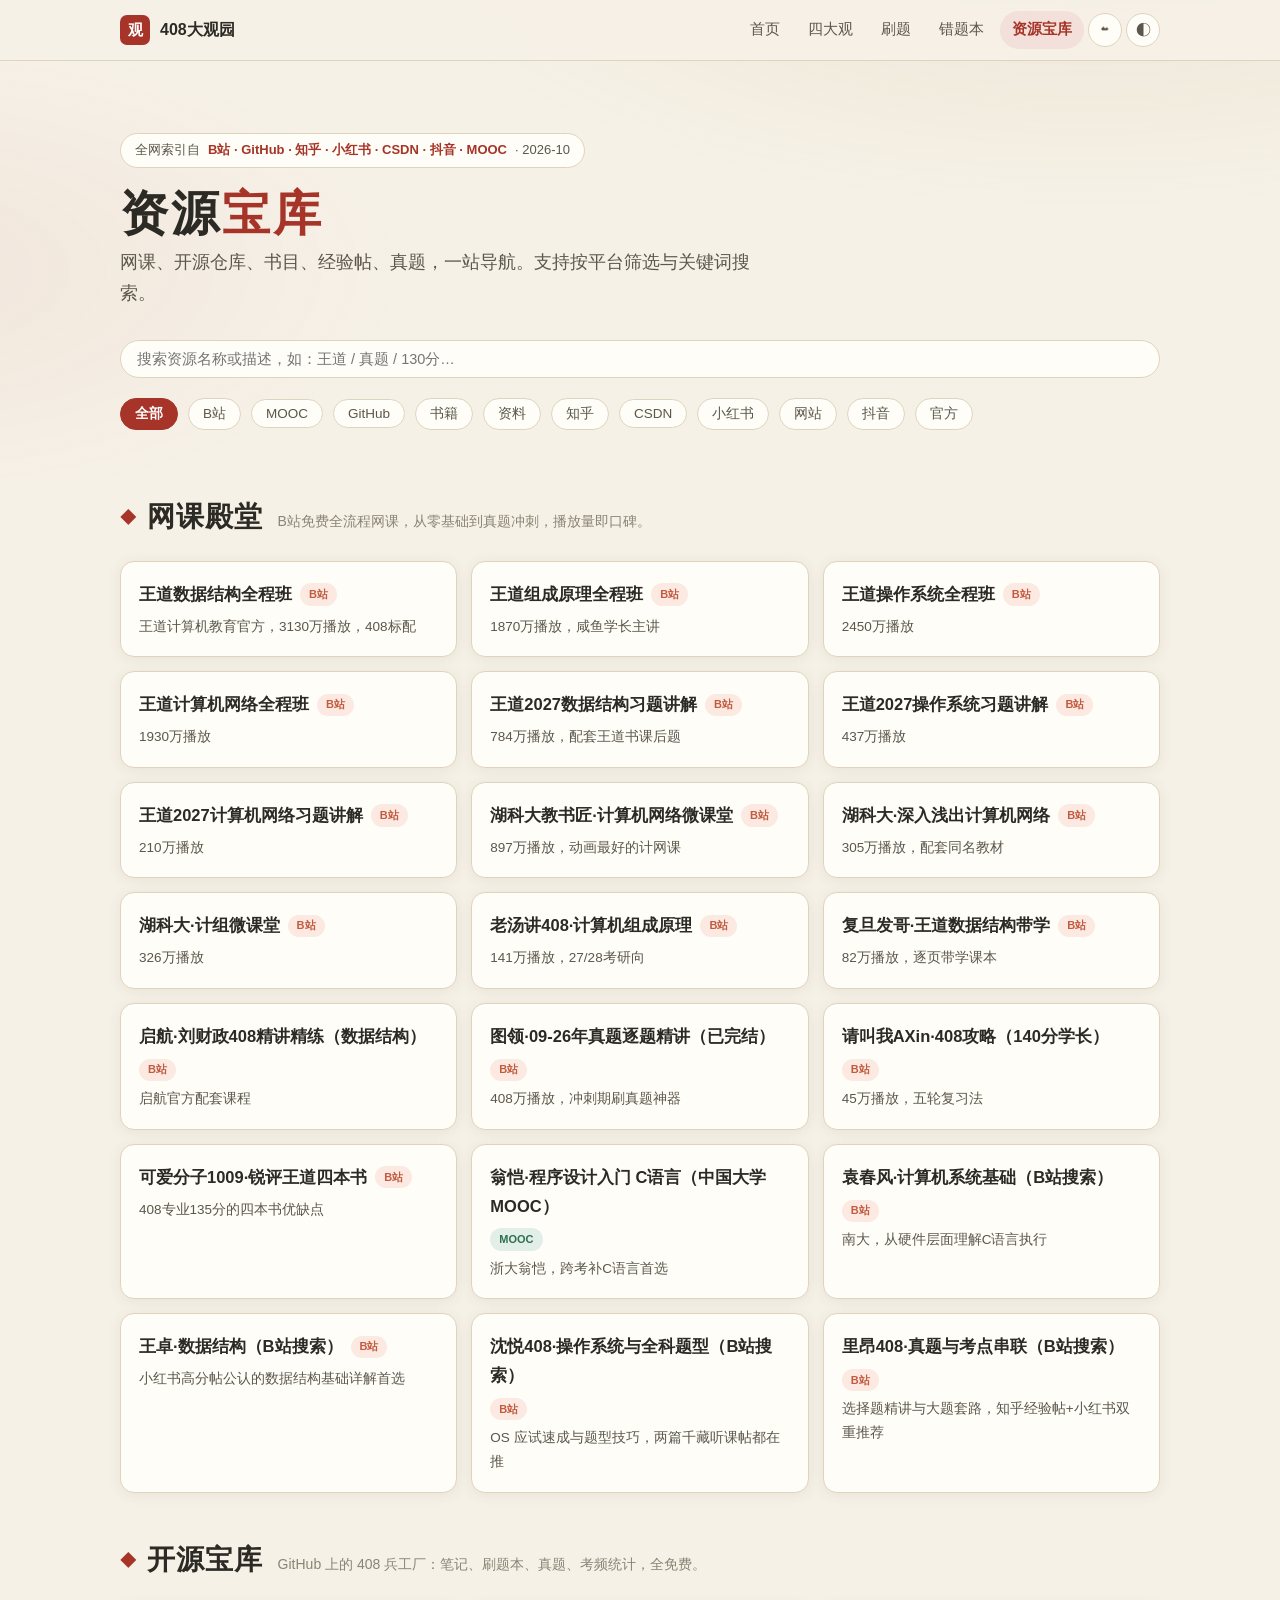
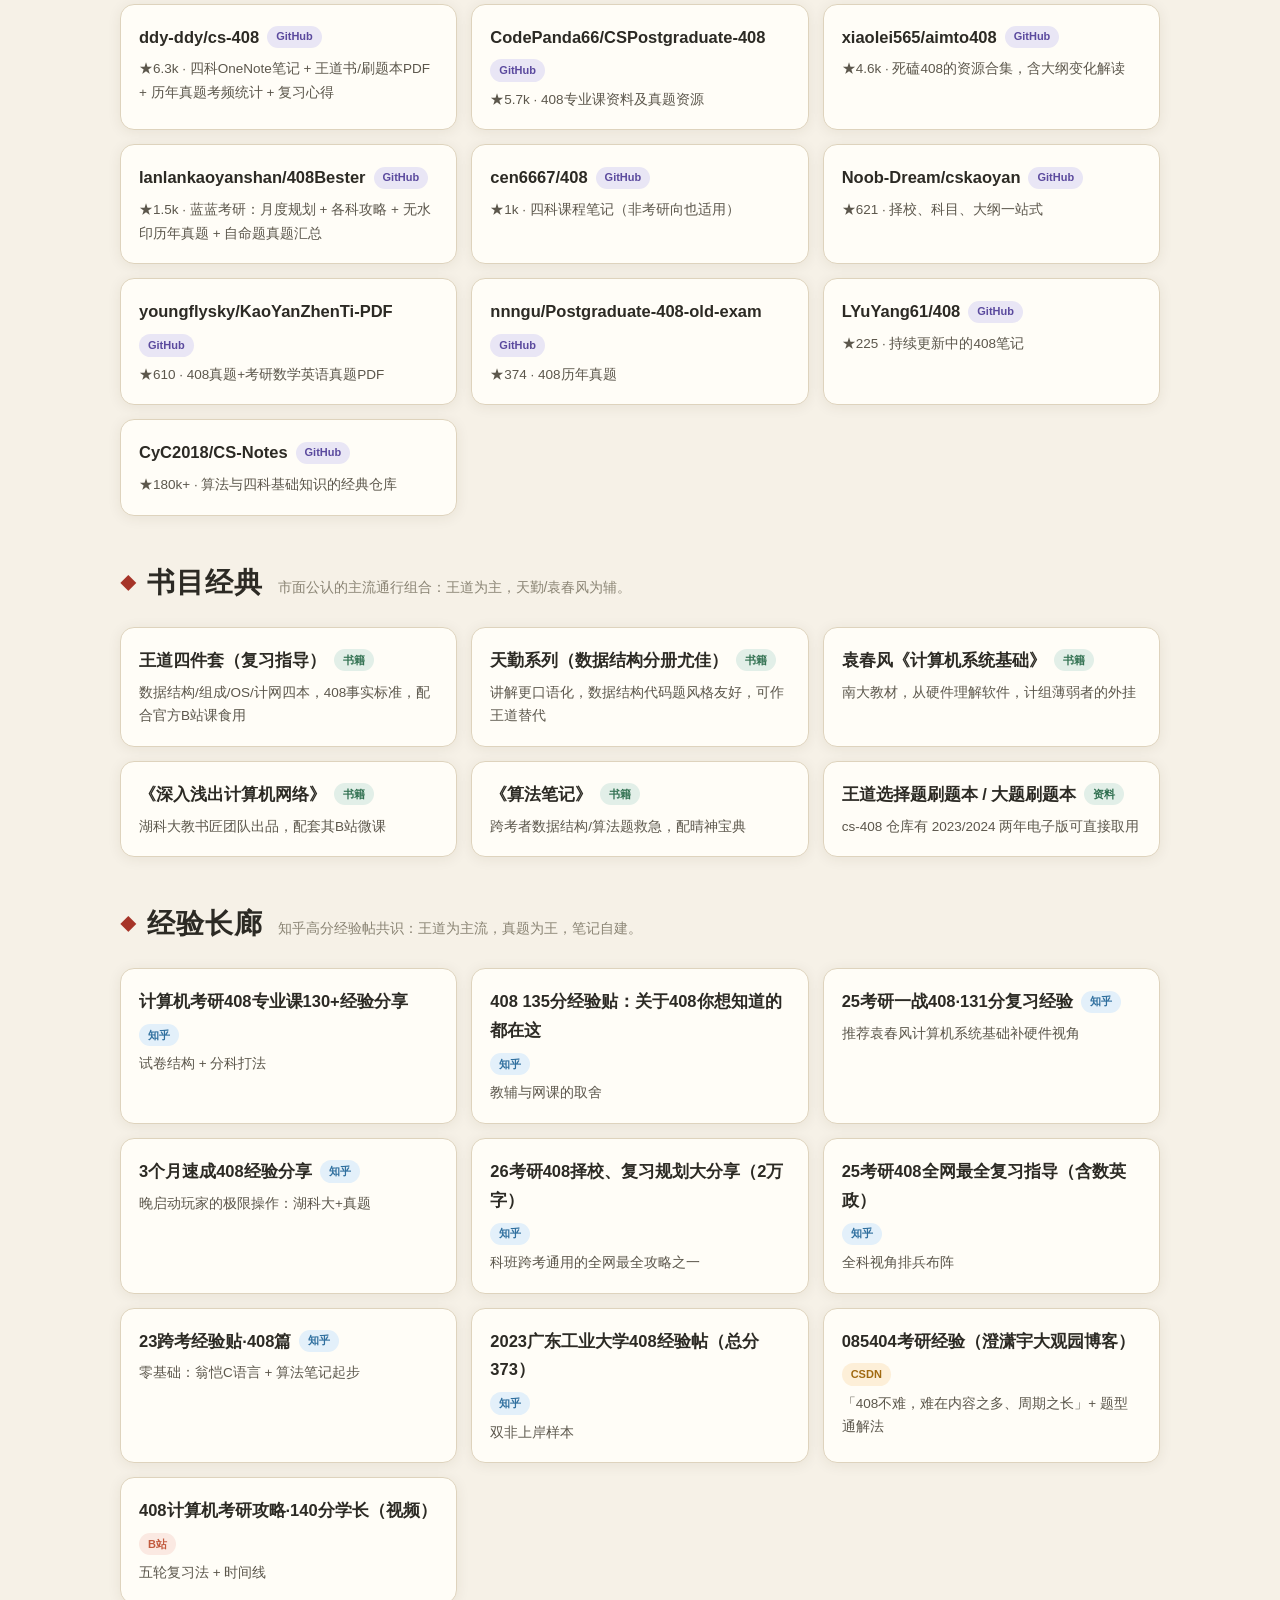
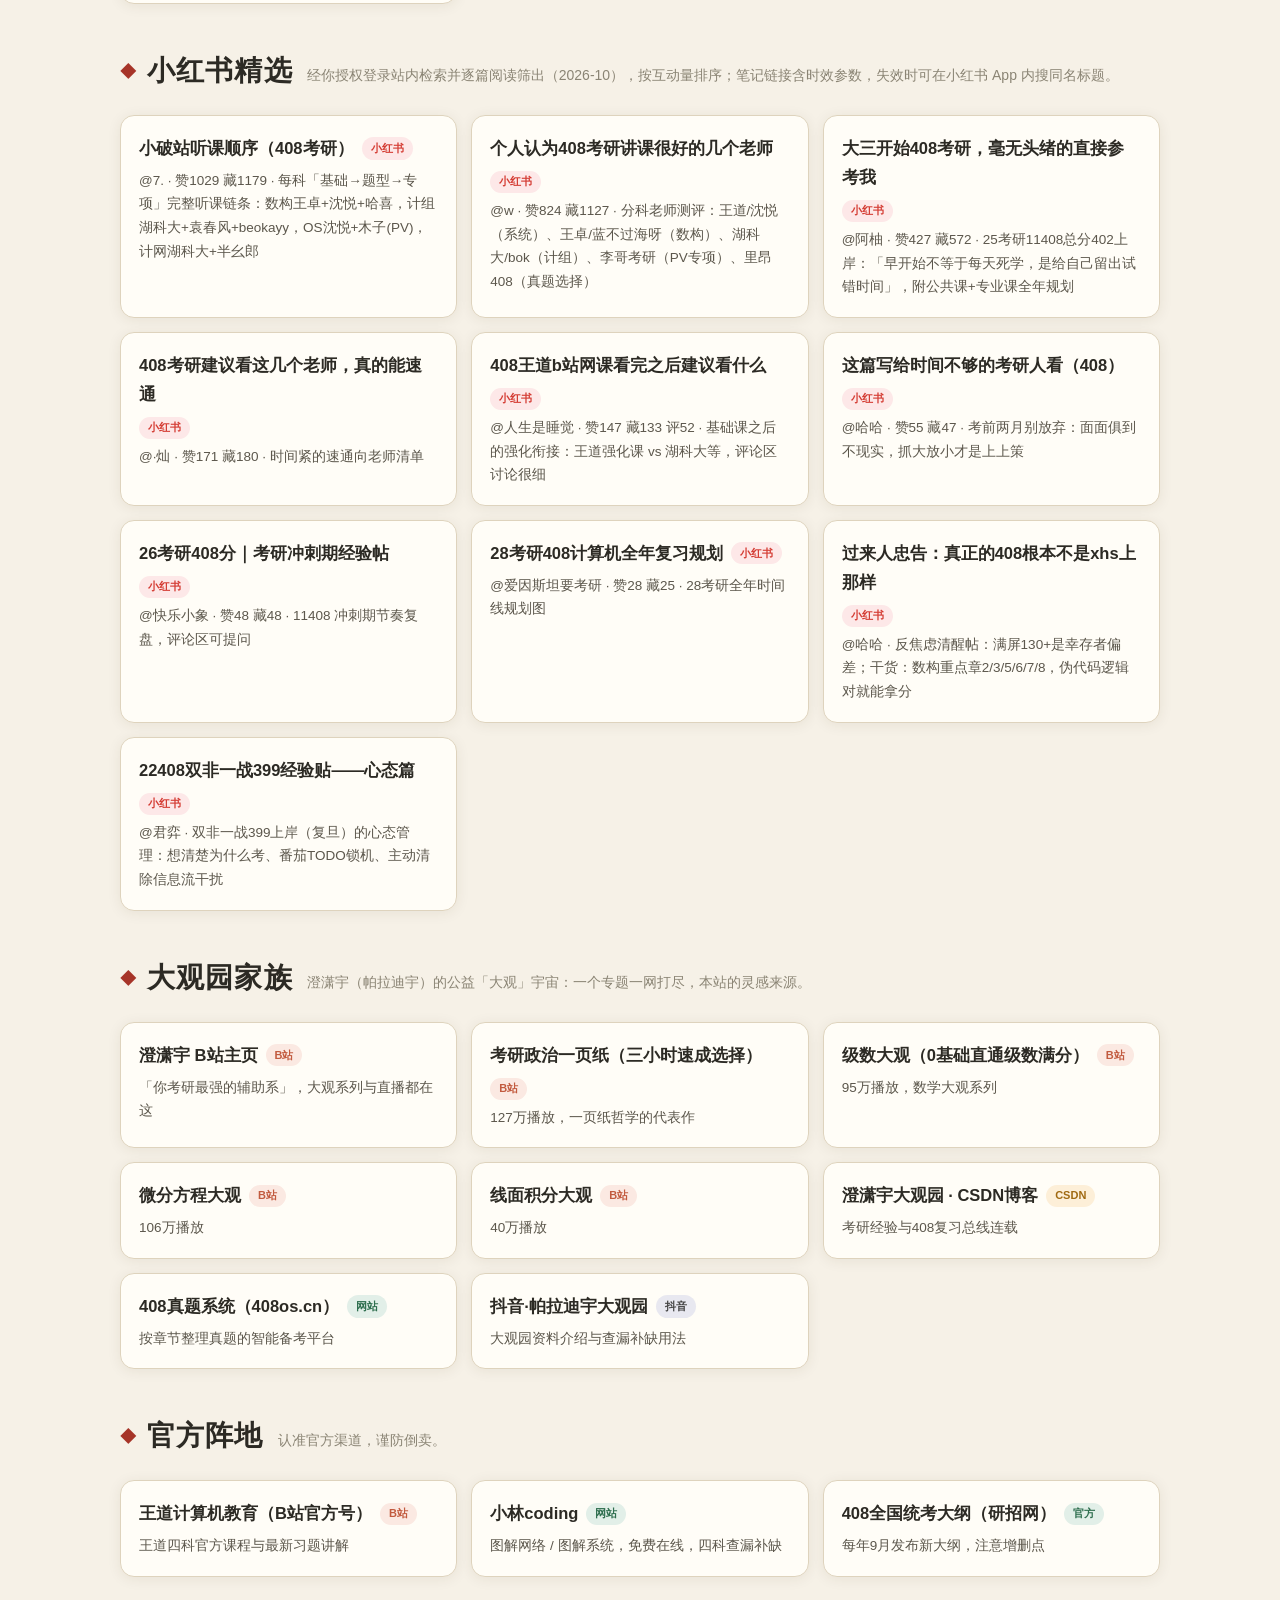
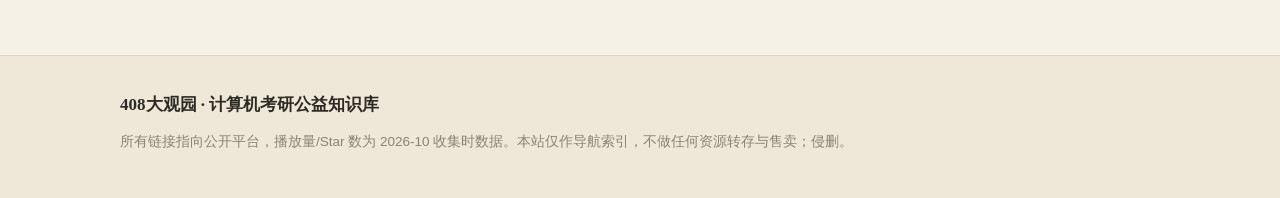
<file: resources.html>
<!DOCTYPE html>
<html lang="zh-CN">
<head>
<meta charset="UTF-8">
<meta name="viewport" content="width=device-width, initial-scale=1.0">
<title>资源宝库 · 408大观园</title>
<link rel="stylesheet" href="css/style.css">
<link rel="icon" href="data:image/svg+xml,<svg xmlns='http://www.w3.org/2000/svg' viewBox='0 0 100 100'><rect width='100' height='100' rx='18' fill='%23a63428'/><text x='50' y='68' font-size='52' text-anchor='middle' fill='white' font-family='serif' font-weight='bold'>观</text></svg>">
</head>
<body>

<header class="topbar">
  <div class="topbar-inner">
    <a class="brand" href="index.html"><span class="seal-mini serif">观</span>408大观园</a>
    <nav class="nav">
      <a href="index.html">首页</a>
      <a href="subject.html#/ds">四大观</a>
      <a href="quiz.html#/">刷题</a>
      <a href="cuoti.html">错题本</a>
      <a href="resources.html" class="active">资源宝库</a>
      <button class="mode-btn" id="cloudBtn" title="云同步：备份/恢复进度">☁</button>
      <button class="mode-btn" id="modeBtn" title="切换深浅色">◐</button>
    </nav>
  </div>
</header>

<section class="hero" style="padding-bottom:10px">
  <div class="hero-badge">全网索引自 <b>B站 · GitHub · 知乎 · 小红书 · CSDN · 抖音 · MOOC</b> · 2026-10</div>
  <h1 style="font-size:clamp(32px,5vw,48px)">资源<span class="dgy serif">宝库</span></h1>
  <p class="sub">网课、开源仓库、书目、经验帖、真题，一站导航。支持按平台筛选与关键词搜索。</p>
</section>

<section class="block" style="padding-top:20px">
  <div class="filter-row">
    <input id="searchBox" type="search" placeholder="搜索资源名称或描述，如：王道 / 真题 / 130分…">
  </div>
  <div class="filter-row" id="pfTabs"></div>
</section>

<div id="resSections"></div>

<footer>
  <div class="foot-inner">
    <div class="fbrand">408大观园 · 计算机考研公益知识库</div>
    <div class="disclaimer">所有链接指向公开平台，播放量/Star 数为 2026-10 收集时数据。本站仅作导航索引，不做任何资源转存与售卖；侵删。</div>
  </div>
</footer>

<script src="js/data.js"></script>
<script>
  const SECTIONS = ['courses', 'repos', 'books', 'exp', 'xhs', 'daguan', 'tools'];
  let activePf = '全部', query = '';

  const allPfs = [...new Set(SECTIONS.flatMap(k => RESOURCES[k].items.map(i => i.p)))];
  document.getElementById('pfTabs').innerHTML =
    ['全部', ...allPfs].map(p => `<button class="pf-tab ${p === '全部' ? 'on' : ''}" data-pf="${p}">${p}</button>`).join('');

  document.getElementById('pfTabs').addEventListener('click', e => {
    const b = e.target.closest('.pf-tab'); if (!b) return;
    activePf = b.dataset.pf;
    document.querySelectorAll('.pf-tab').forEach(t => t.classList.toggle('on', t === b));
    render();
  });
  document.getElementById('searchBox').addEventListener('input', e => { query = e.target.value.trim(); render(); });

  function render() {
    document.getElementById('resSections').innerHTML = SECTIONS.map(k => {
      const sec = RESOURCES[k];
      const items = sec.items.filter(i =>
        (activePf === '全部' || i.p === activePf) &&
        (!query || (i.n + i.d).toLowerCase().includes(query.toLowerCase())));
      if (!items.length) return '';
      return `
      <section class="block" style="padding-top:34px">
        <div class="block-head">
          <h2 class="serif">${sec.title}</h2>
          <p>${sec.desc}</p>
        </div>
        <div class="res-grid">
          ${items.map(i => `
            <a class="res-card" href="${i.u || 'javascript:void(0)'}" ${i.u ? 'target="_blank" rel="noopener"' : ''}>
              <h3>${i.n}<span class="pf ${i.p}">${i.p}</span></h3>
              <p>${i.d}</p>
            </a>`).join('')}
        </div>
      </section>`;
    }).join('') || '<div class="note" style="text-align:center">没有匹配的资源，换个关键词试试。</div>';
  }
  render();
</script>
<script src="js/main.js?v=3"></script>
<script src="js/cloud.js?v=1"></script>
</body>
</html>
</file>
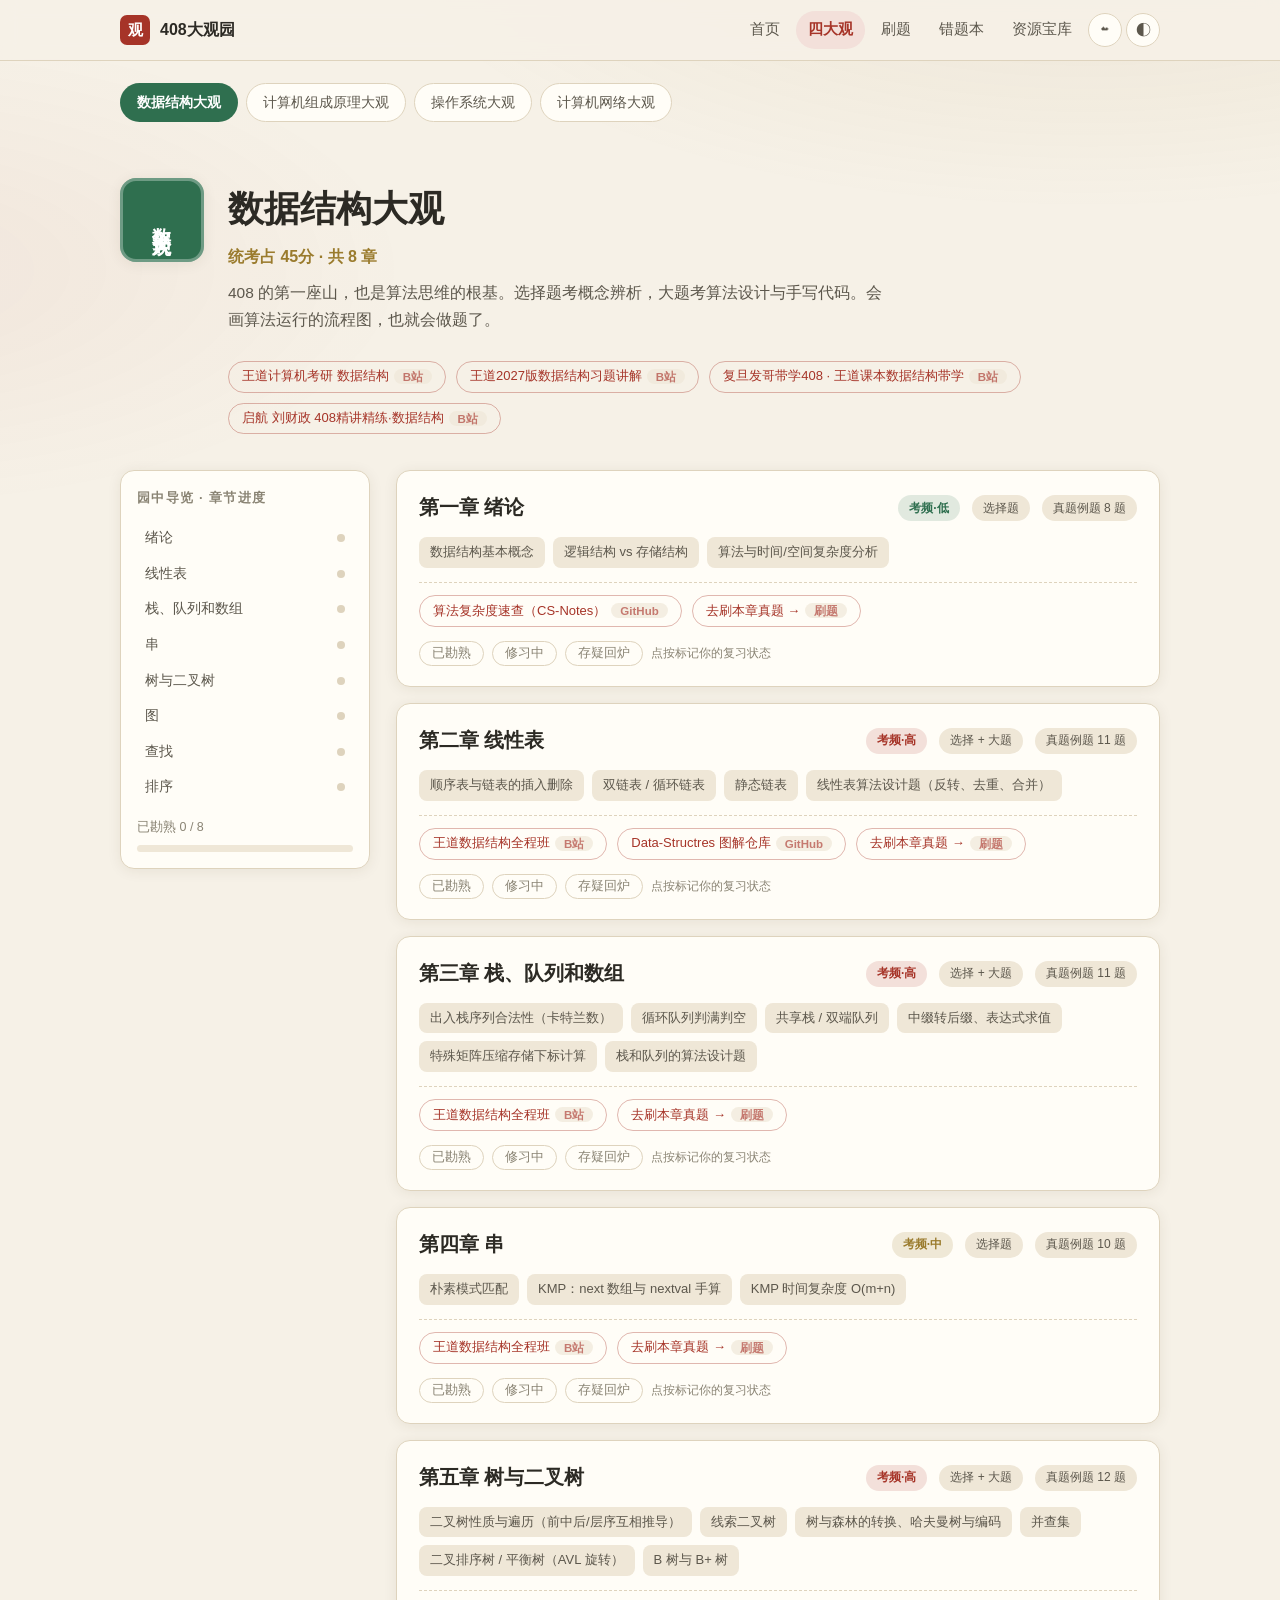
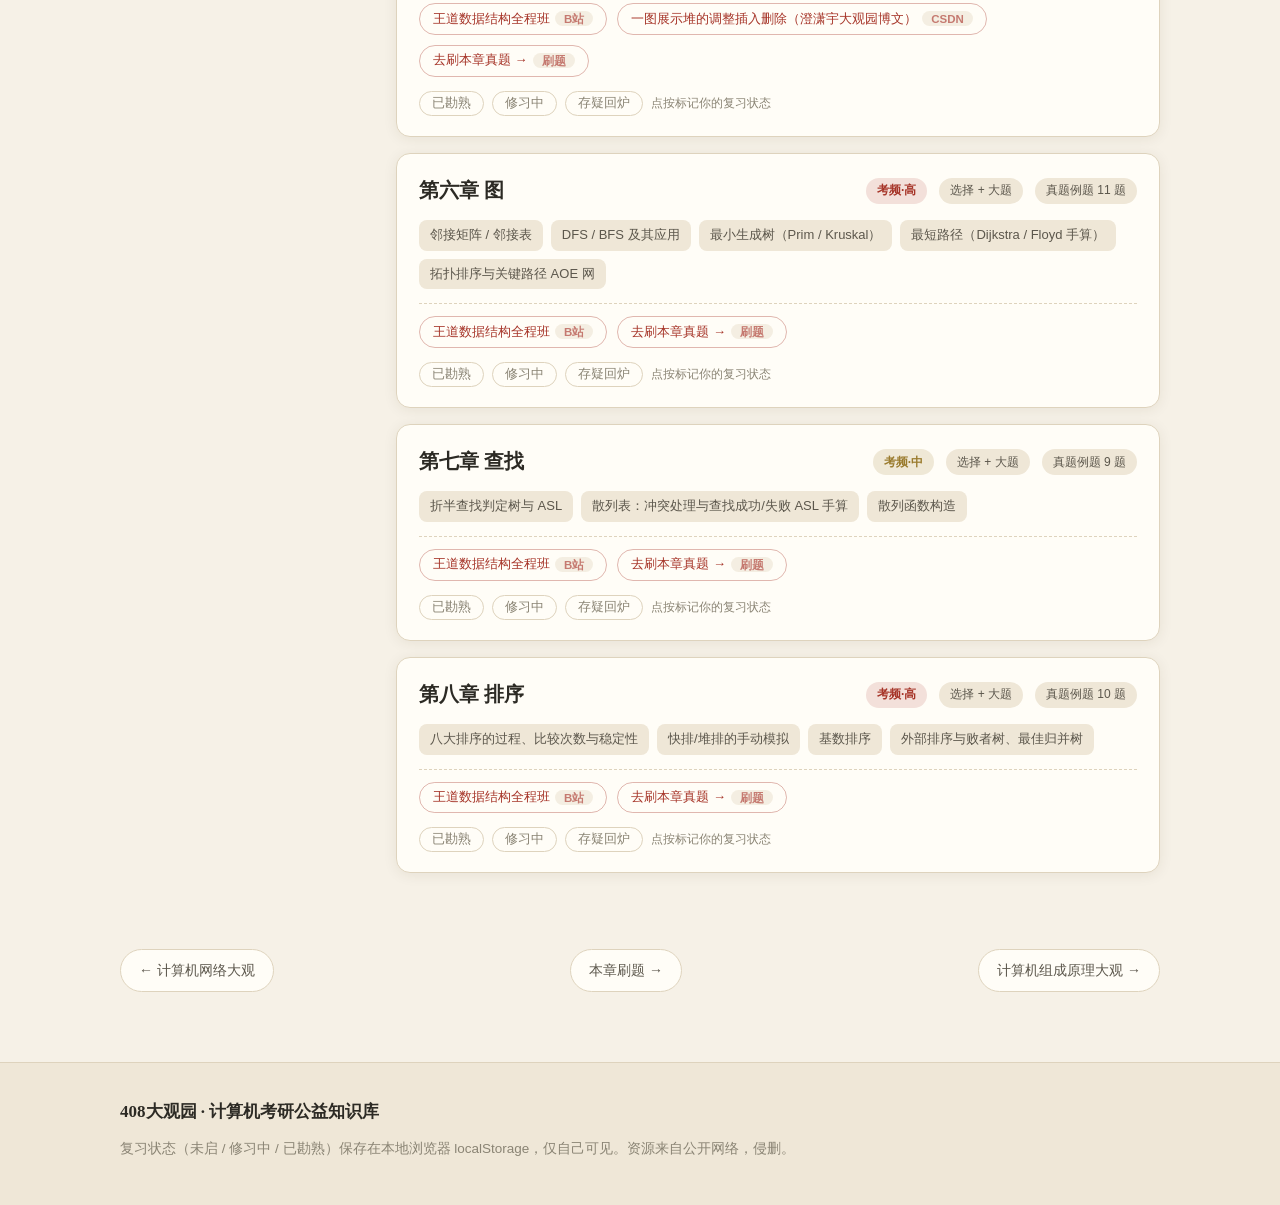
<file: subject.html>
<!DOCTYPE html>
<html lang="zh-CN">
<head>
<meta charset="UTF-8">
<meta name="viewport" content="width=device-width, initial-scale=1.0">
<title>科目大观 · 408大观园</title>
<link rel="stylesheet" href="css/style.css">
<link rel="icon" href="data:image/svg+xml,<svg xmlns='http://www.w3.org/2000/svg' viewBox='0 0 100 100'><rect width='100' height='100' rx='18' fill='%23a63428'/><text x='50' y='68' font-size='52' text-anchor='middle' fill='white' font-family='serif' font-weight='bold'>观</text></svg>">
</head>
<body>

<header class="topbar">
  <div class="topbar-inner">
    <a class="brand" href="index.html"><span class="seal-mini serif">观</span>408大观园</a>
    <nav class="nav">
      <a href="index.html">首页</a>
      <a href="subject.html#/ds" class="active">四大观</a>
      <a href="quiz.html#/">刷题</a>
      <a href="cuoti.html">错题本</a>
      <a href="resources.html">资源宝库</a>
      <button class="mode-btn" id="cloudBtn" title="云同步：备份/恢复进度">☁</button>
      <button class="mode-btn" id="modeBtn" title="切换深浅色">◐</button>
    </nav>
  </div>
</header>

<div class="sub-tabs" id="subTabs"></div>

<section class="subject-hero" id="subjectHero"></section>

<div class="subject-layout">
  <aside class="toc" id="toc">
    <h4>园中导览 · 章节进度</h4>
    <nav id="tocNav"></nav>
    <div class="prog">
      <span id="progText">已勘熟 0 / 0</span>
      <div class="bar"><i id="progBar" style="width:0%"></i></div>
    </div>
  </aside>
  <main id="chapters"></main>
</div>

<div class="prevnext" id="prevnext"></div>

<footer>
  <div class="foot-inner">
    <div class="fbrand">408大观园 · 计算机考研公益知识库</div>
    <div class="disclaimer">复习状态（未启 / 修习中 / 已勘熟）保存在本地浏览器 localStorage，仅自己可见。资源来自公开网络，侵删。</div>
  </div>
</footer>

<script src="js/data.js"></script>
<script src="js/questions-ds.js"></script>
<script src="js/questions-co.js"></script>
<script src="js/questions-os.js"></script>
<script src="js/questions-cn.js"></script>
<script src="js/questions-exams.js"></script>
<script src="js/main.js?v=3"></script>
<script src="js/cloud.js?v=1"></script>
<script>
  const ORDER = ['ds', 'co', 'os', 'cn'];
  const qCount = (sub, ch) => allQ().filter(q => q.s === sub && q.c === ch).length;

  const stateKey = (sub, i) => 'dgy408:' + sub + ':' + i;
  function getState(sub, i) { return +(localStorage.getItem(stateKey(sub, i)) ?? -1); }
  function setState(sub, i, v) { localStorage.setItem(stateKey(sub, i), v); renderToc(sub); renderChStates(sub); }
  const STATE_NAMES = ['已勘熟', '修习中', '存疑回炉'];

  // ---- 哈希多级路由：#/ds 或 #/ds/ch2 ----
  function renderRoute() {
    const parts = routePath();
    const sub = ORDER.includes(parts[0]) ? parts[0] : 'ds';
    const S = SUBJECTS[sub];
    document.title = S.full + ' · 408大观园';
    renderTabs(sub);
    renderHero(sub);
    renderChapters(sub);
    renderToc(sub);
    renderChStates(sub);
    renderPrevNext(sub);
    // 深链到指定章节 #/ds/ch2
    const m = parts[1] && parts[1].match(/^ch(\d+)$/);
    if (m) {
      const el = document.getElementById('ch' + m[1]);
      if (el) {
        el.scrollIntoView({ behavior: 'instant', block: 'start' });
        el.classList.add('flash');
        setTimeout(() => el.classList.remove('flash'), 1600);
      }
    } else window.scrollTo(0, 0);
  }
  onRoute(renderRoute);

  function renderTabs(sub) {
    document.getElementById('subTabs').innerHTML = ORDER.map(k => {
      const s = SUBJECTS[k];
      const on = k === sub ? 'on' : '';
      const style = k === sub ? `background:${s.color}` : '';
      return `<a class="${on}" style="${style}" href="subject.html#/${k}">${s.name}大观</a>`;
    }).join('');
  }

  function renderHero(sub) {
    const S = SUBJECTS[sub];
    document.getElementById('subjectHero').innerHTML = `
      <div class="bigseal" style="background:${S.color}">${S.seal}</div>
      <div>
        <h1 class="serif">${S.full}</h1>
        <div class="w">统考占 ${S.weight} · 共 ${S.chapters.length} 章</div>
        <p>${S.intro}</p>
        <div class="ch-res" style="border:none;padding-top:14px">
          ${S.courses.map(c => `<a class="res-link" href="${c.u}" target="_blank" title="${c.extra || ''}">${c.n}<span class="pf">${c.p}</span></a>`).join('')}
        </div>
      </div>`;
  }

  function renderChapters(sub) {
    const S = SUBJECTS[sub];
    document.getElementById('chapters').innerHTML = S.chapters.map((c, i) => {
      const n = qCount(sub, i);
      return `
      <article class="chapter" id="ch${i}">
        <div class="ch-head">
          <h3 class="serif">${c.t}</h3>
          <span class="badge ${c.freq === '高' ? 'hot' : c.freq === '中' ? 'mid' : 'low'}">考频·${c.freq}</span>
          <span class="badge type">${c.type}</span>
          ${n ? `<span class="badge type">真题例题 ${n} 题</span>` : ''}
        </div>
        <div class="ch-pts">${c.pts.map(p => `<span class="chip">${p}</span>`).join('')}</div>
        <div class="ch-res">
          ${c.res.map(r => `<a class="res-link" href="${r.u}" target="_blank">${r.n}<span class="pf">${r.p}</span></a>`).join('')}
          ${n ? `<a class="res-link" href="quiz.html#/${sub}/ch${i}">去刷本章真题 →<span class="pf">刷题</span></a>` : ''}
        </div>
        <div class="state-row">
          ${STATE_NAMES.map((nm, v) => `<button class="state-btn" data-ch="${i}" data-v="${v}">${nm}</button>`).join('')}
          <span class="state-label">点按标记你的复习状态</span>
        </div>
      </article>`;
    }).join('');

    document.getElementById('chapters').onclick = e => {
      const btn = e.target.closest('.state-btn');
      if (!btn) return;
      const i = +btn.dataset.ch, v = +btn.dataset.v;
      setState(sub, i, getState(sub, i) === v ? -1 : v);
    };
  }

  function renderChStates(sub) {
    document.querySelectorAll('.state-btn').forEach(b => {
      const on = getState(sub, +b.dataset.ch) === +b.dataset.v;
      b.classList.toggle('on', on);
      b.classList.toggle('s' + b.dataset.v, on);
    });
  }

  function renderToc(sub) {
    const S = SUBJECTS[sub];
    const done = S.chapters.reduce((a, _, i) => a + (getState(sub, i) === 0 ? 1 : 0), 0);
    document.getElementById('tocNav').innerHTML = S.chapters.map((c, i) => {
      const st = getState(sub, i);
      const cls = st === 0 ? 'done' : st === 1 ? 'learning' : '';
      return `<a href="#/${sub}/ch${i}" class="${cls}"><span>${c.t.replace(/^第.+章\s*/, '')}</span><span class="dot"></span></a>`;
    }).join('');
    document.getElementById('progText').textContent = `已勘熟 ${done} / ${S.chapters.length}`;
    document.getElementById('progBar').style.width = (done / S.chapters.length * 100) + '%';
  }

  function renderPrevNext(sub) {
    const idx = ORDER.indexOf(sub);
    const prev = SUBJECTS[ORDER[(idx + 3) % 4]], next = SUBJECTS[ORDER[(idx + 1) % 4]];
    document.getElementById('prevnext').innerHTML = `
      <a href="subject.html#/${prev.key}">← ${prev.full}</a>
      <a href="quiz.html#/${sub}">本章刷题 →</a>
      <a href="subject.html#/${next.key}">${next.full} →</a>`;
  }
</script>
</body>
</html>
</file>
<file: css/style.css>
/* 408大观园 · 园林式排版：纸墨为底，印章为记 */
:root {
  --paper: #f6f1e7;
  --paper-2: #efe7d7;
  --card: #fffdf7;
  --ink: #2c2a24;
  --ink-2: #5c574c;
  --ink-3: #8a8474;
  --line: #ded3bd;
  --seal: #a63428;
  --seal-soft: #f3e0da;
  --gold: #9a7b2d;
  --green: #2f6f4f;
  --shadow: 0 2px 14px rgba(60, 50, 30, .08);
  --radius: 14px;
}
html.dark {
  --paper: #1d1c18;
  --paper-2: #24231e;
  --card: #282620;
  --ink: #e8e2d2;
  --ink-2: #b5ad98;
  --ink-3: #857f6d;
  --line: #3d3a30;
  --seal: #d4544a;
  --seal-soft: #3a2b26;
  --gold: #c8a24e;
  --shadow: 0 2px 16px rgba(0, 0, 0, .35);
}
* { box-sizing: border-box; margin: 0; padding: 0; }
html { scroll-behavior: smooth; }
body {
  background: var(--paper);
  color: var(--ink);
  font-family: "Noto Sans SC", "PingFang SC", "Microsoft YaHei", sans-serif;
  font-size: 16px;
  line-height: 1.75;
  -webkit-font-smoothing: antialiased;
}
body::before {
  content: "";
  position: fixed; inset: 0; z-index: -1; pointer-events: none;
  background:
    radial-gradient(1200px 500px at 85% -10%, rgba(154, 123, 45, .10), transparent 60%),
    radial-gradient(900px 400px at -10% 30%, rgba(166, 52, 40, .06), transparent 60%);
}
a { color: inherit; }
.serif { font-family: "Noto Serif SC", "Source Han Serif SC", "Songti SC", SimSun, serif; }

/* ---------- 顶栏 ---------- */
.topbar {
  position: sticky; top: 0; z-index: 50;
  background: color-mix(in srgb, var(--paper) 88%, transparent);
  backdrop-filter: blur(10px);
  border-bottom: 1px solid var(--line);
}
.topbar-inner {
  max-width: 1080px; margin: 0 auto; padding: 0 20px;
  height: 60px; display: flex; align-items: center; gap: 20px;
}
.brand { display: flex; align-items: center; gap: 10px; text-decoration: none; font-weight: 700; }
.brand .seal-mini {
  width: 30px; height: 30px; border-radius: 7px;
  background: var(--seal); color: #fff; display: grid; place-items: center;
  font-size: 15px; font-family: "Noto Serif SC", serif; font-weight: 900;
}
.nav { margin-left: auto; display: flex; gap: 4px; align-items: center; }
.nav a {
  text-decoration: none; color: var(--ink-2); font-size: 14.5px;
  padding: 6px 12px; border-radius: 999px; transition: .18s;
}
.nav a:hover { color: var(--ink); background: var(--paper-2); }
.nav a.active { color: var(--seal); background: var(--seal-soft); font-weight: 600; }
.mode-btn {
  border: 1px solid var(--line); background: var(--card); color: var(--ink-2);
  width: 34px; height: 34px; border-radius: 50%; cursor: pointer; font-size: 15px;
}
.mode-btn:hover { color: var(--ink); border-color: var(--ink-3); }

/* ---------- Hero ---------- */
.hero { max-width: 1080px; margin: 0 auto; padding: 72px 20px 40px; position: relative; }
.hero-badge {
  display: inline-flex; align-items: center; gap: 8px;
  border: 1px solid var(--line); background: var(--card);
  border-radius: 999px; padding: 5px 14px; font-size: 13px; color: var(--ink-2);
}
.hero-badge b { color: var(--seal); }
.hero h1 {
  font-family: "Noto Serif SC", "Songti SC", SimSun, serif;
  font-size: clamp(40px, 7vw, 66px); font-weight: 900;
  letter-spacing: .06em; margin: 18px 0 6px; line-height: 1.15;
}
.hero h1 .dgy { color: var(--seal); }
.hero .sub { font-size: 18px; color: var(--ink-2); max-width: 640px; }
.hero .motto {
  margin-top: 14px; color: var(--ink-3); font-size: 15px;
  font-family: "Noto Serif SC", serif; letter-spacing: .12em;
}
.hero-side {
  position: absolute; right: 24px; top: 84px;
  writing-mode: vertical-rl; font-family: "Noto Serif SC", serif;
  font-size: 15px; letter-spacing: .5em; color: var(--ink-3);
  border-left: 1px solid var(--line); padding-left: 12px; height: 300px;
}
@media (max-width: 900px) { .hero-side { display: none; } }

.stats { display: flex; gap: 12px; flex-wrap: wrap; margin-top: 34px; }
.stat {
  background: var(--card); border: 1px solid var(--line); border-radius: var(--radius);
  padding: 14px 22px; box-shadow: var(--shadow); min-width: 130px;
}
.stat b { font-size: 24px; font-family: "Noto Serif SC", serif; }
.stat b i { font-style: normal; color: var(--seal); }
.stat span { display: block; font-size: 12.5px; color: var(--ink-3); }

/* ---------- 区块 ---------- */
section.block { max-width: 1080px; margin: 0 auto; padding: 46px 20px 8px; }
.block-head { display: flex; align-items: baseline; gap: 14px; margin-bottom: 20px; }
.block-head h2 {
  font-family: "Noto Serif SC", serif; font-size: 28px; font-weight: 900; letter-spacing: .04em;
}
.block-head h2::before { content: "◆"; color: var(--seal); font-size: 16px; margin-right: 10px; vertical-align: 3px; }
.block-head .more { margin-left: auto; font-size: 14px; color: var(--ink-3); text-decoration: none; }
.block-head .more:hover { color: var(--seal); }
.block-head p { color: var(--ink-3); font-size: 14px; }

/* ---------- 四大观卡片 ---------- */
.gate-grid { display: grid; grid-template-columns: repeat(auto-fit, minmax(240px, 1fr)); gap: 16px; }
.gate-card {
  position: relative; background: var(--card); border: 1px solid var(--line);
  border-radius: var(--radius); padding: 22px; text-decoration: none;
  box-shadow: var(--shadow); transition: .2s; overflow: hidden; display: block;
}
.gate-card:hover { transform: translateY(-3px); border-color: var(--gc, var(--seal)); }
.gate-card .seal {
  width: 52px; height: 52px; border-radius: 10px; background: var(--gc, var(--seal));
  color: #fff; display: grid; place-items: center;
  font-family: "Noto Serif SC", serif; font-weight: 900; font-size: 13px;
  writing-mode: vertical-rl; letter-spacing: .2em; line-height: 1;
  box-shadow: inset 0 0 0 2px rgba(255,255,255,.35);
}
.gate-card h3 { margin-top: 14px; font-size: 21px; font-family: "Noto Serif SC", serif; }
.gate-card .w { color: var(--gold); font-size: 13.5px; font-weight: 700; margin-top: 2px; }
.gate-card p { color: var(--ink-2); font-size: 14px; margin-top: 8px; }
.gate-card .go { margin-top: 14px; font-size: 13.5px; color: var(--gc, var(--seal)); font-weight: 700; }

/* ---------- 表格 ---------- */
.tablewrap { overflow-x: auto; border: 1px solid var(--line); border-radius: var(--radius); background: var(--card); box-shadow: var(--shadow); }
table { width: 100%; border-collapse: collapse; font-size: 14.5px; min-width: 560px; }
th, td { padding: 12px 16px; text-align: left; border-bottom: 1px solid var(--line); }
th { background: var(--paper-2); font-weight: 700; font-size: 13.5px; color: var(--ink-2); letter-spacing: .05em; }
tr:last-child td { border-bottom: none; }
td b.bar { color: var(--seal); }

/* ---------- 时间线 ---------- */
.timeline { position: relative; padding-left: 26px; }
.timeline::before { content: ""; position: absolute; left: 7px; top: 8px; bottom: 8px; width: 2px; background: var(--line); }
.tl-item { position: relative; padding-bottom: 26px; }
.tl-item::before {
  content: ""; position: absolute; left: -26px; top: 7px; width: 14px; height: 14px;
  border-radius: 50%; background: var(--card); border: 3px solid var(--seal);
}
.tl-item h3 { font-family: "Noto Serif SC", serif; font-size: 19px; }
.tl-item .tag {
  display: inline-block; margin-left: 10px; font-size: 12px; color: var(--seal);
  background: var(--seal-soft); border-radius: 999px; padding: 2px 10px; vertical-align: 2px;
}
.tl-item ul { margin: 8px 0 0 18px; color: var(--ink-2); font-size: 14.5px; }
.tl-item li { margin: 4px 0; }

/* ---------- 科目页 ---------- */
.subject-hero { max-width: 1080px; margin: 0 auto; padding: 56px 20px 10px; display: flex; gap: 24px; align-items: flex-start; }
.subject-hero .bigseal {
  flex: none; width: 84px; height: 84px; border-radius: 16px; color: #fff;
  display: grid; place-items: center; writing-mode: vertical-rl;
  font-family: "Noto Serif SC", serif; font-weight: 900; font-size: 19px; letter-spacing: .18em;
  box-shadow: inset 0 0 0 3px rgba(255,255,255,.3), var(--shadow);
}
.subject-hero h1 { font-family: "Noto Serif SC", serif; font-size: 36px; font-weight: 900; }
.subject-hero .w { color: var(--gold); font-weight: 700; margin-top: 2px; }
.subject-hero p { color: var(--ink-2); max-width: 660px; margin-top: 8px; font-size: 15.5px; }

.subject-layout { max-width: 1080px; margin: 0 auto; padding: 26px 20px 60px; display: grid; grid-template-columns: 250px 1fr; gap: 26px; align-items: start; }
@media (max-width: 860px) { .subject-layout { grid-template-columns: 1fr; } .toc { position: static !important; } }
.toc { position: sticky; top: 78px; background: var(--card); border: 1px solid var(--line); border-radius: var(--radius); padding: 16px; box-shadow: var(--shadow); }
.toc h4 { font-size: 13px; color: var(--ink-3); letter-spacing: .1em; margin-bottom: 10px; }
.toc a { display: flex; justify-content: space-between; gap: 8px; text-decoration: none; color: var(--ink-2); font-size: 13.5px; padding: 6px 8px; border-radius: 8px; }
.toc a:hover { background: var(--paper-2); color: var(--ink); }
.toc a .dot { flex: none; width: 8px; height: 8px; border-radius: 50%; background: var(--line); margin-top: 8px; }
.toc a.done .dot { background: var(--green); }
.toc a.learning .dot { background: var(--gold); }
.toc .prog { margin-top: 12px; font-size: 12.5px; color: var(--ink-3); }
.toc .bar { height: 7px; border-radius: 99px; background: var(--paper-2); overflow: hidden; margin-top: 6px; }
.toc .bar i { display: block; height: 100%; background: linear-gradient(90deg, var(--seal), var(--gold)); border-radius: 99px; transition: .4s; }

.chapter {
  background: var(--card); border: 1px solid var(--line); border-radius: var(--radius);
  padding: 20px 22px; margin-bottom: 16px; box-shadow: var(--shadow);
  scroll-margin-top: 80px;
}
.ch-head { display: flex; align-items: center; gap: 12px; flex-wrap: wrap; }
.ch-head h3 { font-family: "Noto Serif SC", serif; font-size: 19.5px; flex: 1; min-width: 200px; }
.badge { font-size: 12px; border-radius: 999px; padding: 2.5px 11px; font-weight: 700; white-space: nowrap; }
.badge.hot { background: var(--seal-soft); color: var(--seal); }
.badge.mid { background: color-mix(in srgb, var(--gold) 16%, transparent); color: var(--gold); }
.badge.low { background: color-mix(in srgb, var(--green) 14%, transparent); color: var(--green); }
.badge.type { background: var(--paper-2); color: var(--ink-2); font-weight: 500; }
.ch-pts { display: flex; flex-wrap: wrap; gap: 8px; margin-top: 12px; }
.chip { font-size: 13px; color: var(--ink-2); background: var(--paper-2); border-radius: 8px; padding: 4px 11px; }
.ch-res { margin-top: 14px; padding-top: 12px; border-top: 1px dashed var(--line); display: flex; flex-wrap: wrap; gap: 10px; }
.res-link {
  font-size: 13px; text-decoration: none; color: var(--seal);
  border: 1px solid color-mix(in srgb, var(--seal) 35%, transparent);
  border-radius: 999px; padding: 3.5px 13px; transition: .15s;
}
.res-link:hover { background: var(--seal); color: #fff; }
.res-link .pf { color: inherit; opacity: .65; font-size: 11.5px; margin-left: 5px; }

.state-row { display: flex; gap: 8px; margin-top: 14px; align-items: center; }
.state-btn {
  font-size: 12.5px; padding: 3px 12px; border-radius: 999px; cursor: pointer;
  border: 1px solid var(--line); background: transparent; color: var(--ink-3); transition: .15s;
}
.state-btn.on.s0 { background: var(--green); border-color: var(--green); color: #fff; }
.state-btn.on.s1 { background: var(--gold); border-color: var(--gold); color: #fff; }
.state-btn.on.s2 { background: var(--seal); border-color: var(--seal); color: #fff; }
.state-label { font-size: 12px; color: var(--ink-3); }

/* ---------- 资源页 ---------- */
.filter-row { display: flex; gap: 10px; flex-wrap: wrap; margin-bottom: 20px; align-items: center; }
.filter-row input {
  flex: 1; min-width: 220px; padding: 10px 16px; border-radius: 999px;
  border: 1px solid var(--line); background: var(--card); color: var(--ink); font-size: 14.5px; outline: none;
}
.filter-row input:focus { border-color: var(--seal); }
.pf-tab {
  font-size: 13.5px; padding: 6px 14px; border-radius: 999px; cursor: pointer;
  border: 1px solid var(--line); background: var(--card); color: var(--ink-2);
}
.pf-tab.on { background: var(--seal); border-color: var(--seal); color: #fff; font-weight: 600; }
.res-grid { display: grid; grid-template-columns: repeat(auto-fill, minmax(300px, 1fr)); gap: 14px; }
.res-card {
  background: var(--card); border: 1px solid var(--line); border-radius: var(--radius);
  padding: 18px; text-decoration: none; box-shadow: var(--shadow); transition: .18s; display: flex; flex-direction: column; gap: 6px;
}
.res-card:hover { transform: translateY(-2px); border-color: var(--seal); }
.res-card h3 { font-size: 16.5px; display: flex; align-items: center; gap: 8px; flex-wrap: wrap; }
.pf { font-size: 11px; padding: 1.5px 9px; border-radius: 999px; font-weight: 700; background: var(--paper-2); color: var(--ink-2); flex: none; }
.pf.b站, .pf.B站 { background: #fbe9e2; color: #c25b3f; }
html.dark .pf.b站, html.dark .pf.B站 { background: #3c2a23; color: #e08b6f; }
.pf.GitHub { background: #e9e6f5; color: #5b4a9e; }
html.dark .pf.GitHub { background: #2c2a3d; color: #a79ad8; }
.pf.知乎 { background: #e3f0fa; color: #2f6f9e; }
html.dark .pf.知乎 { background: #22303d; color: #7fb0d8; }
.pf.CSDN { background: #fdefd8; color: #a06a12; }
html.dark .pf.CSDN { background: #3a3122; color: #d8a94e; }
.pf.抖音 { background: #e8e8f0; color: #444; }
html.dark .pf.抖音 { background: #30303a; color: #b5b5c8; }
.pf.小红书 { background: #fde8e8; color: #d43c33; }
html.dark .pf.小红书 { background: #3d2624; color: #ef8d86; }
.pf.MOOC, .pf.网站, .pf.官方, .pf.书籍, .pf.资料 { background: #e2efe8; color: #2f6f4f; }
html.dark .pf.MOOC, html.dark .pf.网站, html.dark .pf.官方, html.dark .pf.书籍, html.dark .pf.资料 { background: #24352c; color: #74b590; }
.res-card p { color: var(--ink-2); font-size: 13.5px; }
.res-card .u { font-size: 12px; color: var(--ink-3); word-break: break-all; }

/* ---------- 真题卡片 ---------- */
.exam-grid { display: grid; grid-template-columns: repeat(auto-fit, minmax(230px, 1fr)); gap: 14px; }
.exam-card { background: var(--card); border: 1px solid var(--line); border-radius: var(--radius); padding: 18px; box-shadow: var(--shadow); }
.exam-card b { font-family: "Noto Serif SC", serif; font-size: 18px; color: var(--seal); }
.exam-card p { font-size: 13.5px; color: var(--ink-2); margin-top: 6px; }

/* ---------- 提示条 ---------- */
.note {
  max-width: 1080px; margin: 26px auto 0; padding: 14px 20px;
  border: 1px dashed var(--gold); border-radius: var(--radius);
  color: var(--ink-2); font-size: 14px; background: color-mix(in srgb, var(--gold) 6%, transparent);
}
.note b { color: var(--gold); }

/* ---------- 页脚 ---------- */
footer { margin-top: 70px; border-top: 1px solid var(--line); background: var(--paper-2); }
.foot-inner { max-width: 1080px; margin: 0 auto; padding: 34px 20px 44px; color: var(--ink-3); font-size: 13.5px; }
.foot-inner .fbrand { font-family: "Noto Serif SC", serif; font-weight: 900; font-size: 17px; color: var(--ink); }
.foot-links { display: flex; gap: 18px; flex-wrap: wrap; margin: 10px 0; }
.foot-links a { color: var(--ink-2); text-decoration: none; }
.foot-links a:hover { color: var(--seal); }
.foot-inner .disclaimer { margin-top: 10px; line-height: 1.8; }

.prevnext { max-width: 1080px; margin: 0 auto 30px; padding: 0 20px; display: flex; justify-content: space-between; gap: 12px; }
.prevnext a {
  text-decoration: none; color: var(--ink-2); background: var(--card); border: 1px solid var(--line);
  border-radius: 999px; padding: 8px 18px; font-size: 14px;
}
.prevnext a:hover { color: var(--seal); border-color: var(--seal); }

/* 科目页顶部导航 tabs */
.sub-tabs { display: flex; gap: 8px; flex-wrap: wrap; max-width: 1080px; margin: 22px auto 0; padding: 0 20px; }
.sub-tabs a {
  text-decoration: none; font-size: 14px; padding: 6px 16px; border-radius: 999px;
  border: 1px solid var(--line); color: var(--ink-2); background: var(--card);
}
.sub-tabs a.on { color: #fff; border-color: transparent; font-weight: 700; }

/* ---------- 云同步弹窗 ---------- */
.cloud-card {
  background: var(--card); border: 1px solid var(--line); border-radius: var(--radius);
  box-shadow: var(--shadow); width: min(430px, calc(100vw - 40px)); padding: 22px 24px;
}
.cloud-note { font-size: 13px; color: var(--ink-2); margin: 12px 0 6px; line-height: 1.7; }
.cloud-tabs { display: flex; gap: 8px; margin: 12px 0 14px; }
.cloud-label { display: block; font-size: 12.5px; color: var(--ink-3); margin: 8px 0 4px; }
.cloud-input {
  width: 100%; padding: 9px 14px; border-radius: 10px; border: 1px solid var(--line);
  background: var(--paper); color: var(--ink); font-size: 15px; outline: none;
}
.cloud-input:focus { border-color: var(--seal); }
.cloud-code { color: var(--seal); letter-spacing: .12em; font-family: Consolas, monospace; }
.cloud-msg { min-height: 22px; margin-top: 12px; font-size: 13.5px; line-height: 1.6; }
</file>
